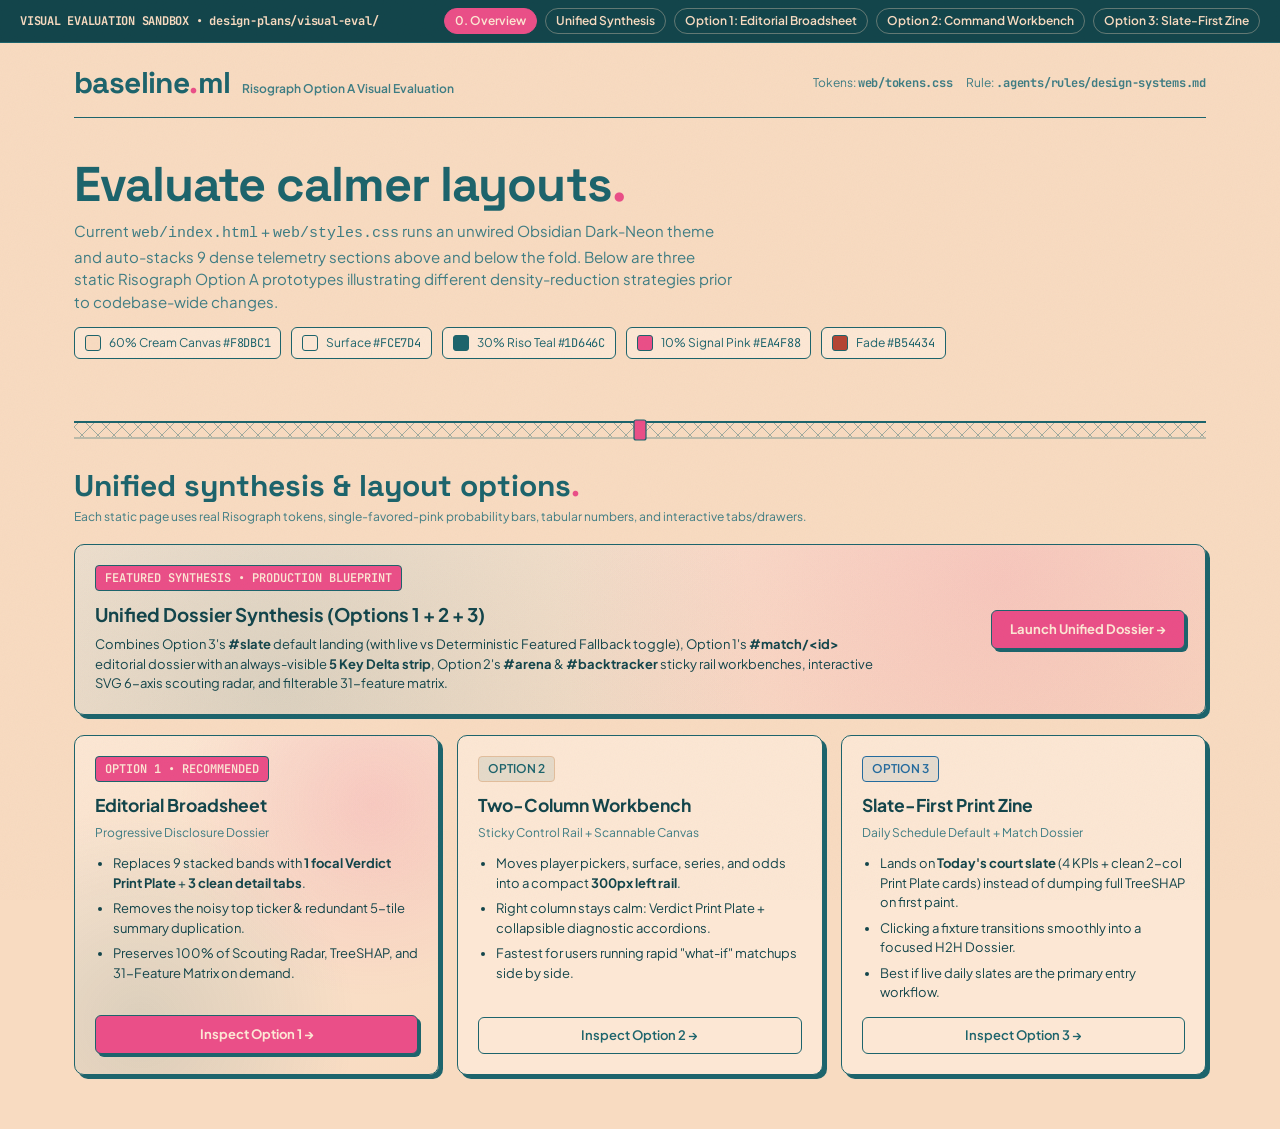
<file: design-plans/visual-eval/index.html>
<!DOCTYPE html>
<html lang="en">
<head>
  <meta charset="UTF-8">
  <meta name="viewport" content="width=device-width, initial-scale=1.0">
  <title>baseline.ml — Risograph UI Visual Evaluation Hub</title>
  <link rel="stylesheet" href="eval-risograph.css">
  <style>
    .hub-grid {
      display: grid;
      grid-template-columns: repeat(3, minmax(0, 1fr));
      gap: 18px;
      margin-top: 20px;
    }
    @media (max-width: 960px) {
      .hub-grid { grid-template-columns: 1fr; }
    }
    .option-card {
      display: flex;
      flex-direction: column;
      justify-content: space-between;
      gap: 14px;
    }
    .option-card ul {
      margin: 0;
      padding-left: 18px;
      font-size: 13px;
      color: var(--ink-deep);
    }
    .option-card li + li { margin-top: 6px; }
    .swatch-row {
      display: flex;
      flex-wrap: wrap;
      gap: 10px;
      margin-top: 14px;
    }
    .swatch {
      display: inline-flex;
      align-items: center;
      gap: 8px;
      padding: 6px 10px;
      border: 1.5px solid var(--ink-primary);
      border-radius: 6px;
      background: var(--bg-surface);
      font-size: 12px;
    }
    .swatch-dot {
      width: 16px;
      height: 16px;
      border-radius: 3px;
      border: 1px solid var(--ink-primary);
    }
  </style>
</head>
<body>
  <svg class="paper-grain-overlay" aria-hidden="true">
    <filter id="risoGrain">
      <feTurbulence type="fractalNoise" baseFrequency="0.85" numOctaves="3" stitchTiles="stitch" />
    </filter>
    <rect width="100%" height="100%" filter="url(#risoGrain)" />
  </svg>

  <div class="eval-ribbon">
    <strong>VISUAL EVALUATION SANDBOX &bull; design-plans/visual-eval/</strong>
    <nav class="eval-nav">
      <a class="eval-link is-current" href="index.html">0. Overview</a>
      <a class="eval-link" href="unified-dossier.html#slate">Unified Synthesis</a>
      <a class="eval-link" href="option-1-editorial.html">Option 1: Editorial Broadsheet</a>
      <a class="eval-link" href="option-2-workbench.html">Option 2: Command Workbench</a>
      <a class="eval-link" href="option-3-slate-first.html">Option 3: Slate-First Zine</a>
    </nav>
  </div>

  <main class="page-shell">
    <header class="riso-header">
      <div class="wordmark-lockup">
        <h1 class="wordmark">baseline<span class="focal-dot">.</span>ml</h1>
        <span class="wordmark-tag">Risograph Option A Visual Evaluation</span>
      </div>
      <div class="status-strip">
        <span>Tokens: <strong class="metric-tabular">web/tokens.css</strong></span>
        <span>Rule: <strong class="metric-tabular">.agents/rules/design-systems.md</strong></span>
      </div>
    </header>

    <section class="hero-anchor-band">
      <h2 class="hero-display-title">Evaluate calmer layouts<span class="focal-accent">.</span></h2>
      <p class="hero-lead">
        Current <code>web/index.html</code> + <code>web/styles.css</code> runs an unwired Obsidian Dark-Neon theme and auto-stacks 9 dense telemetry sections above and below the fold. Below are three static Risograph Option A prototypes illustrating different density-reduction strategies prior to codebase-wide changes.
      </p>

      <div class="swatch-row" aria-label="60/30/10 Risograph Token Budget">
        <div class="swatch"><span class="swatch-dot" style="background:var(--bg-canvas)"></span><span>60% Cream Canvas <code class="metric-tabular">#F8DBC1</code></span></div>
        <div class="swatch"><span class="swatch-dot" style="background:var(--bg-surface)"></span><span>Surface <code class="metric-tabular">#FCE7D4</code></span></div>
        <div class="swatch"><span class="swatch-dot" style="background:var(--ink-primary)"></span><span>30% Riso Teal <code class="metric-tabular">#1D646C</code></span></div>
        <div class="swatch"><span class="swatch-dot" style="background:var(--accent-signal)"></span><span>10% Signal Pink <code class="metric-tabular">#EA4F88</code></span></div>
        <div class="swatch"><span class="swatch-dot" style="background:var(--state-fade)"></span><span>Fade <code class="metric-tabular">#B54434</code></span></div>
      </div>
    </section>

    <!-- Diamond-Mesh Tennis Net Divider -->
    <svg class="net-divider" height="22" viewBox="0 0 1132 22" preserveAspectRatio="none" aria-hidden="true">
      <defs>
        <pattern id="tennisNetPattern" width="16" height="16" patternUnits="userSpaceOnUse">
          <path d="M 0 8 L 8 0 L 16 8 L 8 16 Z" fill="none" stroke="#1D646C" stroke-width="0.9" stroke-opacity="0.45" />
        </pattern>
      </defs>
      <line x1="0" y1="3" x2="1132" y2="3" stroke="#1D646C" stroke-width="2" />
      <rect x="0" y="4" width="1132" height="14" fill="url(#tennisNetPattern)" />
      <line x1="0" y1="19" x2="1132" y2="19" stroke="#1D646C" stroke-width="1" stroke-opacity="0.55" />
      <rect x="560" y="1" width="12" height="20" rx="2" fill="#EA4F88" stroke="#1D646C" stroke-width="1.2" />
    </svg>

    <section>
      <h2 class="section-display-anchor">Unified synthesis &amp; layout options<span class="focal-accent">.</span></h2>
      <p class="meta-caption">Each static page uses real Risograph tokens, single-favored-pink probability bars, tabular numbers, and interactive tabs/drawers.</p>

      <article class="riso-card print-plate" style="margin-top:18px; display:flex; flex-wrap:wrap; align-items:center; justify-content:space-between; gap:18px;">
        <div style="max-width:72ch;">
          <span class="badge badge-ev">FEATURED SYNTHESIS &bull; PRODUCTION BLUEPRINT</span>
          <h3 style="margin:10px 0 6px; font-size:1.25rem; color:var(--ink-deep);">Unified Dossier Synthesis (Options 1 + 2 + 3)</h3>
          <p class="meta-caption" style="font-size:13px; color:var(--ink-deep);">
            Combines Option 3's <strong>#slate</strong> default landing (with live vs Deterministic Featured Fallback toggle), Option 1's <strong>#match/&lt;id&gt;</strong> editorial dossier with an always-visible <strong>5 Key Delta strip</strong>, Option 2's <strong>#arena</strong> &amp; <strong>#backtracker</strong> sticky rail workbenches, interactive SVG 6-axis scouting radar, and filterable 31-feature matrix.
          </p>
        </div>
        <a class="btn-primary-signal" style="text-decoration:none; white-space:nowrap;" href="unified-dossier.html#slate">Launch Unified Dossier &rarr;</a>
      </article>

      <div class="hub-grid">
        <article class="riso-card print-plate option-card">
          <div>
            <span class="badge badge-ev">OPTION 1 &bull; RECOMMENDED</span>
            <h3 style="margin:10px 0 6px; color:var(--ink-deep);">Editorial Broadsheet</h3>
            <p class="meta-caption">Progressive Disclosure Dossier</p>
            <ul style="margin-top:12px;">
              <li>Replaces 9 stacked bands with <strong>1 focal Verdict Print Plate</strong> + <strong>3 clean detail tabs</strong>.</li>
              <li>Removes the noisy top ticker &amp; redundant 5-tile summary duplication.</li>
              <li>Preserves 100% of Scouting Radar, TreeSHAP, and 31-Feature Matrix on demand.</li>
            </ul>
          </div>
          <a class="btn-primary-signal" style="text-align:center; text-decoration:none;" href="option-1-editorial.html">Inspect Option 1 &rarr;</a>
        </article>

        <article class="riso-card option-card">
          <div>
            <span class="badge badge-neutral">OPTION 2</span>
            <h3 style="margin:10px 0 6px; color:var(--ink-deep);">Two-Column Workbench</h3>
            <p class="meta-caption">Sticky Control Rail + Scannable Canvas</p>
            <ul style="margin-top:12px;">
              <li>Moves player pickers, surface, series, and odds into a compact <strong>300px left rail</strong>.</li>
              <li>Right column stays calm: Verdict Print Plate + collapsible diagnostic accordions.</li>
              <li>Fastest for users running rapid "what-if" matchups side by side.</li>
            </ul>
          </div>
          <a class="btn-secondary-riso" style="text-align:center; text-decoration:none;" href="option-2-workbench.html">Inspect Option 2 &rarr;</a>
        </article>

        <article class="riso-card option-card">
          <div>
            <span class="badge badge-hard">OPTION 3</span>
            <h3 style="margin:10px 0 6px; color:var(--ink-deep);">Slate-First Print Zine</h3>
            <p class="meta-caption">Daily Schedule Default + Match Dossier</p>
            <ul style="margin-top:12px;">
              <li>Lands on <strong>Today's court slate</strong> (4 KPIs + clean 2-col Print Plate cards) instead of dumping full TreeSHAP on first paint.</li>
              <li>Clicking a fixture transitions smoothly into a focused H2H Dossier.</li>
              <li>Best if live daily slates are the primary entry workflow.</li>
            </ul>
          </div>
          <a class="btn-secondary-riso" style="text-align:center; text-decoration:none;" href="option-3-slate-first.html">Inspect Option 3 &rarr;</a>
        </article>
      </div>
    </section>
  </main>
</body>
</html>
</file>
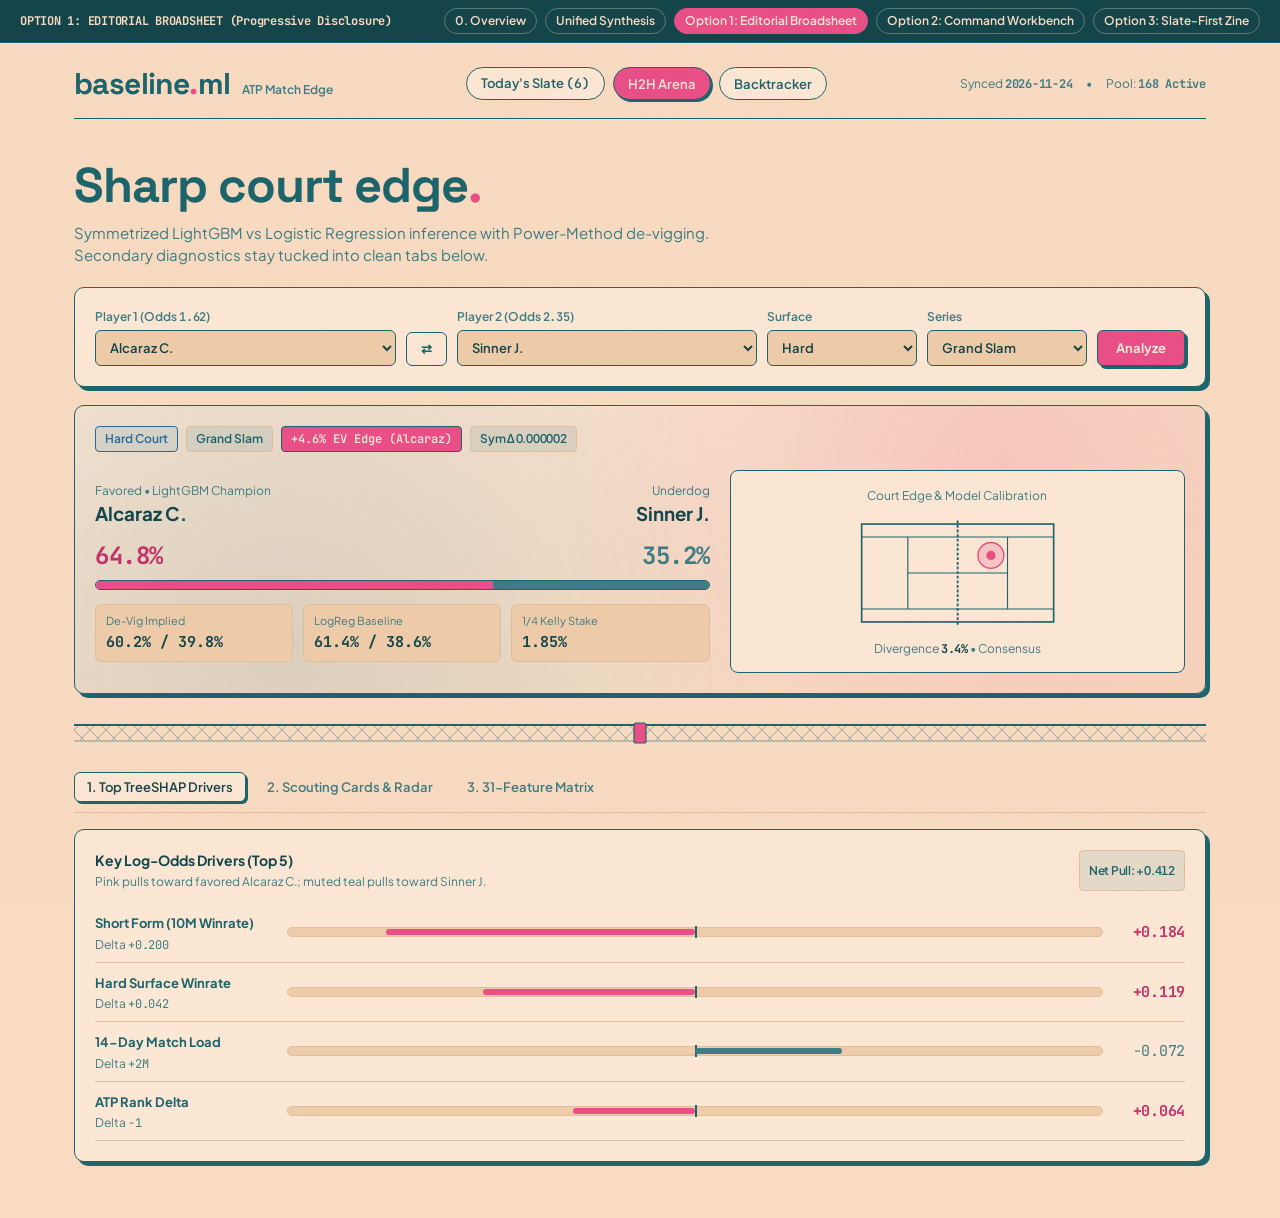
<file: design-plans/visual-eval/option-1-editorial.html>
<!DOCTYPE html>
<html lang="en">
<head>
  <meta charset="UTF-8">
  <meta name="viewport" content="width=device-width, initial-scale=1.0">
  <title>Option 1: Editorial Broadsheet — baseline.ml</title>
  <link rel="stylesheet" href="eval-risograph.css">
  <style>
    .matchup-bar {
      display: grid;
      grid-template-columns: 1fr auto 1fr 150px 160px auto;
      gap: 10px;
      align-items: end;
    }
    .field-lbl {
      display: block;
      font-size: 12px;
      font-weight: 600;
      color: var(--ink-muted);
      margin-bottom: 4px;
    }
    .verdict-grid {
      display: grid;
      grid-template-columns: 1.35fr 1fr;
      gap: 20px;
      align-items: center;
      margin-top: 18px;
    }
    .verdict-players {
      display: flex;
      justify-content: space-between;
      align-items: baseline;
      gap: 12px;
      margin-bottom: 10px;
    }
    .player-block-name {
      font-size: 1.25rem;
      font-weight: 700;
      color: var(--ink-deep);
    }
    .player-block-prob {
      font-family: var(--font-mono);
      font-variant-numeric: tabular-nums;
      font-size: 1.6rem;
      font-weight: 700;
      letter-spacing: -0.02em;
    }
    .prob-fav { color: var(--accent-text); }
    .prob-dog { color: var(--ink-muted); }
    .verdict-meta-row {
      display: flex;
      flex-wrap: wrap;
      gap: 8px;
      margin-bottom: 14px;
    }
    .kelly-strip {
      display: grid;
      grid-template-columns: repeat(3, minmax(0, 1fr));
      gap: 10px;
      margin-top: 14px;
    }
    .kelly-cell {
      background: var(--bg-recessed);
      border: 1px solid var(--border-subtle);
      border-radius: 6px;
      padding: 8px 10px;
    }
    .kelly-cell span { display: block; font-size: 11px; color: var(--ink-muted); }
    .kelly-cell strong {
      font-family: var(--font-mono);
      font-variant-numeric: tabular-nums;
      font-size: 15px;
      color: var(--ink-deep);
    }
    .court-schematic-box {
      border: 1.5px solid var(--ink-primary);
      border-radius: 8px;
      background: var(--bg-surface);
      padding: 14px;
      text-align: center;
    }
    .two-col {
      display: grid;
      grid-template-columns: repeat(2, minmax(0, 1fr));
      gap: 16px;
    }
    .stat-row-5 {
      display: grid;
      grid-template-columns: repeat(5, minmax(0, 1fr));
      gap: 6px;
      margin-top: 12px;
    }
    .stat-mini {
      background: var(--bg-recessed);
      border-radius: 6px;
      padding: 7px 6px;
      text-align: center;
    }
    .stat-mini span { display: block; font-size: 11px; color: var(--ink-muted); }
    .stat-mini strong { font-family: var(--font-mono); font-variant-numeric: tabular-nums; font-size: 13px; color: var(--ink-deep); }
    .shap-item {
      display: grid;
      grid-template-columns: 180px 1fr 70px;
      gap: 12px;
      align-items: center;
      padding: 8px 0;
      border-bottom: 1px solid var(--border-subtle);
    }
    .shap-track {
      position: relative;
      height: 10px;
      background: var(--bg-recessed);
      border-radius: 999px;
      border: 1px solid var(--border-subtle);
    }
    .shap-mid {
      position: absolute;
      left: 50%;
      top: -2px;
      bottom: -2px;
      width: 1.5px;
      background: var(--ink-primary);
    }
    .shap-bar {
      position: absolute;
      top: 1px;
      bottom: 1px;
      border-radius: 999px;
    }
    .shap-bar.p1 { right: 50%; background: var(--accent-signal); }
    .shap-bar.p2 { left: 50%; background: var(--ink-muted); }
    @media (max-width: 900px) {
      .matchup-bar, .verdict-grid, .two-col { grid-template-columns: 1fr; }
    }
  </style>
</head>
<body>
  <svg class="paper-grain-overlay" aria-hidden="true">
    <filter id="risoGrain">
      <feTurbulence type="fractalNoise" baseFrequency="0.85" numOctaves="3" stitchTiles="stitch" />
    </filter>
    <rect width="100%" height="100%" filter="url(#risoGrain)" />
  </svg>

  <div class="eval-ribbon">
    <strong>OPTION 1: EDITORIAL BROADSHEET (Progressive Disclosure)</strong>
    <nav class="eval-nav">
      <a class="eval-link" href="index.html">0. Overview</a>
      <a class="eval-link" href="unified-dossier.html#slate">Unified Synthesis</a>
      <a class="eval-link is-current" href="option-1-editorial.html">Option 1: Editorial Broadsheet</a>
      <a class="eval-link" href="option-2-workbench.html">Option 2: Command Workbench</a>
      <a class="eval-link" href="option-3-slate-first.html">Option 3: Slate-First Zine</a>
    </nav>
  </div>

  <main class="page-shell">
    <!-- Clean Single-Row Masthead -->
    <header class="riso-header">
      <div class="wordmark-lockup">
        <span class="wordmark">baseline<span class="focal-dot">.</span>ml</span>
        <span class="wordmark-tag">ATP Match Edge</span>
      </div>
      <nav class="mode-pills" aria-label="Platform Modes">
        <button class="mode-pill" type="button">Today's Slate <span class="metric-tabular">(6)</span></button>
        <button class="mode-pill is-active" type="button">H2H Arena</button>
        <button class="mode-pill" type="button">Backtracker</button>
      </nav>
      <div class="status-strip">
        <span>Synced <strong class="metric-tabular">2026-11-24</strong></span>
        <span>&bull;</span>
        <span>Pool: <strong class="metric-tabular">168 Active</strong></span>
      </div>
    </header>

    <!-- Hero Display Anchor on Flat Cream Canvas -->
    <section class="hero-anchor-band" style="padding-bottom:20px;">
      <h1 class="hero-display-title">Sharp court edge<span class="focal-accent">.</span></h1>
      <p class="hero-lead">Symmetrized LightGBM vs Logistic Regression inference with Power-Method de-vigging. Secondary diagnostics stay tucked into clean tabs below.</p>
    </section>

    <!-- Compact Single-Row Matchup Selector -->
    <section class="riso-card" aria-label="Matchup Configuration">
      <div class="matchup-bar">
        <div>
          <label class="field-lbl" for="opt1p1">Player 1 (Odds <span class="metric-tabular">1.62</span>)</label>
          <select id="opt1p1" class="riso-select">
            <option selected>Alcaraz C.</option>
            <option>Sinner J.</option>
            <option>Zverev A.</option>
          </select>
        </div>
        <button class="btn-secondary-riso" type="button" title="Swap Players">&#8644;</button>
        <div>
          <label class="field-lbl" for="opt1p2">Player 2 (Odds <span class="metric-tabular">2.35</span>)</label>
          <select id="opt1p2" class="riso-select">
            <option selected>Sinner J.</option>
            <option>Alcaraz C.</option>
            <option>Djokovic N.</option>
          </select>
        </div>
        <div>
          <label class="field-lbl" for="opt1surf">Surface</label>
          <select id="opt1surf" class="riso-select">
            <option selected>Hard</option>
            <option>Clay</option>
            <option>Grass</option>
          </select>
        </div>
        <div>
          <label class="field-lbl" for="opt1series">Series</label>
          <select id="opt1series" class="riso-select">
            <option selected>Grand Slam</option>
            <option>Masters 1000</option>
            <option>ATP500</option>
          </select>
        </div>
        <button class="btn-primary-signal" type="button">Analyze</button>
      </div>
    </section>

    <!-- Focal Print Plate Verdict Card ("One Diva Per Stage") -->
    <section class="riso-card print-plate" style="margin-top:18px;" aria-label="Matchup Verdict">
      <div class="verdict-meta-row">
        <span class="badge badge-hard">Hard Court</span>
        <span class="badge badge-neutral">Grand Slam</span>
        <span class="badge badge-ev">+4.6% EV Edge (Alcaraz)</span>
        <span class="badge badge-neutral metric-tabular">Sym &Delta; 0.000002</span>
      </div>

      <div class="verdict-grid">
        <div>
          <div class="verdict-players">
            <div>
              <div class="meta-caption">Favored &bull; LightGBM Champion</div>
              <div class="player-block-name">Alcaraz C.</div>
            </div>
            <div style="text-align:right;">
              <div class="meta-caption">Underdog</div>
              <div class="player-block-name">Sinner J.</div>
            </div>
          </div>

          <div class="verdict-players" style="margin-bottom:6px;">
            <span class="player-block-prob prob-fav">64.8%</span>
            <span class="player-block-prob prob-dog">35.2%</span>
          </div>

          <!-- Single Favored Pink Bar + Muted Teal Underdog -->
          <div class="prob-track" aria-label="Win Probability Split">
            <div class="prob-fill-favored" style="width:64.8%"></div>
            <div class="prob-fill-underdog" style="width:35.2%"></div>
          </div>

          <div class="kelly-strip">
            <div class="kelly-cell">
              <span>De-Vig Implied</span>
              <strong>60.2% / 39.8%</strong>
            </div>
            <div class="kelly-cell">
              <span>LogReg Baseline</span>
              <strong>61.4% / 38.6%</strong>
            </div>
            <div class="kelly-cell">
              <span>1/4 Kelly Stake</span>
              <strong class="inline-pink">1.85%</strong>
            </div>
          </div>
        </div>

        <!-- Tennis Court Schematic Artifact (Riso Teal Wireframe + Signal Pink Hotspot) -->
        <div class="court-schematic-box">
          <div class="meta-caption" style="margin-bottom:8px;">Court Edge &amp; Model Calibration</div>
          <svg viewBox="0 0 240 130" width="100%" height="120" role="img" aria-label="Tennis court schematic with edge hotspot">
            <rect x="16" y="12" width="208" height="106" fill="none" stroke="#1D646C" stroke-width="1.8" />
            <line x1="16" y1="26" x2="224" y2="26" stroke="#1D646C" stroke-width="1.2" />
            <line x1="16" y1="104" x2="224" y2="104" stroke="#1D646C" stroke-width="1.2" />
            <line x1="66" y1="26" x2="66" y2="104" stroke="#1D646C" stroke-width="1.2" />
            <line x1="174" y1="26" x2="174" y2="104" stroke="#1D646C" stroke-width="1.2" />
            <line x1="66" y1="65" x2="174" y2="65" stroke="#1D646C" stroke-width="1.2" />
            <line x1="120" y1="8" x2="120" y2="122" stroke="#1D646C" stroke-width="2" stroke-dasharray="3 2" />
            <!-- Shot-bounce hotspot in Signal Pink -->
            <circle cx="156" cy="46" r="14" fill="rgba(234,79,136,0.22)" stroke="#EA4F88" stroke-width="1.5" />
            <circle cx="156" cy="46" r="5" fill="#EA4F88" />
          </svg>
          <div class="meta-caption">Divergence <strong class="metric-tabular" style="color:var(--ink-deep);">3.4%</strong> &bull; Consensus</div>
        </div>
      </div>
    </section>

    <!-- Diamond-Mesh Tennis Net Divider -->
    <svg class="net-divider" height="22" viewBox="0 0 1132 22" preserveAspectRatio="none" aria-hidden="true">
      <defs>
        <pattern id="tennisNetPattern1" width="16" height="16" patternUnits="userSpaceOnUse">
          <path d="M 0 8 L 8 0 L 16 8 L 8 16 Z" fill="none" stroke="#1D646C" stroke-width="0.9" stroke-opacity="0.45" />
        </pattern>
      </defs>
      <line x1="0" y1="3" x2="1132" y2="3" stroke="#1D646C" stroke-width="2" />
      <rect x="0" y="4" width="1132" height="14" fill="url(#tennisNetPattern1)" />
      <line x1="0" y1="19" x2="1132" y2="19" stroke="#1D646C" stroke-width="1" stroke-opacity="0.55" />
      <rect x="560" y="1" width="12" height="20" rx="2" fill="#EA4F88" stroke="#1D646C" stroke-width="1.2" />
    </svg>

    <!-- Progressive Disclosure Tabs (Eliminates 9-band vertical wall) -->
    <section aria-label="Detailed Diagnostics">
      <div class="subtab-bar" role="tablist">
        <button class="subtab-btn is-active" type="button" data-tab="drivers">1. Top TreeSHAP Drivers</button>
        <button class="subtab-btn" type="button" data-tab="scouting">2. Scouting Cards &amp; Radar</button>
        <button class="subtab-btn" type="button" data-tab="matrix">3. 31-Feature Matrix</button>
      </div>

      <!-- Tab 1: TreeSHAP Drivers + Key Deltas (Default Calm View) -->
      <div id="tab-drivers" class="riso-card">
        <div style="display:flex; justify-content:space-between; flex-wrap:wrap; gap:8px; margin-bottom:12px;">
          <div>
            <h3 class="card-title-sm">Key Log-Odds Drivers (Top 5)</h3>
            <p class="meta-caption">Pink pulls toward favored Alcaraz C.; muted teal pulls toward Sinner J.</p>
          </div>
          <span class="badge badge-neutral metric-tabular">Net Pull: +0.412</span>
        </div>

        <div class="shap-item">
          <div><strong style="font-size:13px;">Short Form (10M Winrate)</strong><div class="meta-caption">Delta <span class="metric-tabular">+0.200</span></div></div>
          <div class="shap-track"><span class="shap-mid"></span><div class="shap-bar p1" style="width:38%"></div></div>
          <div class="metric-tabular inline-pink" style="text-align:right;">+0.184</div>
        </div>
        <div class="shap-item">
          <div><strong style="font-size:13px;">Hard Surface Winrate</strong><div class="meta-caption">Delta <span class="metric-tabular">+0.042</span></div></div>
          <div class="shap-track"><span class="shap-mid"></span><div class="shap-bar p1" style="width:26%"></div></div>
          <div class="metric-tabular inline-pink" style="text-align:right;">+0.119</div>
        </div>
        <div class="shap-item">
          <div><strong style="font-size:13px;">14-Day Match Load</strong><div class="meta-caption">Delta <span class="metric-tabular">+2M</span></div></div>
          <div class="shap-track"><span class="shap-mid"></span><div class="shap-bar p2" style="width:18%"></div></div>
          <div class="metric-tabular" style="text-align:right; color:var(--ink-muted);">-0.072</div>
        </div>
        <div class="shap-item">
          <div><strong style="font-size:13px;">ATP Rank Delta</strong><div class="meta-caption">Delta <span class="metric-tabular">-1</span></div></div>
          <div class="shap-track"><span class="shap-mid"></span><div class="shap-bar p1" style="width:15%"></div></div>
          <div class="metric-tabular inline-pink" style="text-align:right;">+0.064</div>
        </div>
      </div>

      <!-- Tab 2: Scouting Cards & 6-Axis Radar -->
      <div id="tab-scouting" class="is-hidden">
        <div class="two-col">
          <article class="riso-card">
            <div style="display:flex; justify-content:space-between; align-items:center;">
              <div>
                <h3 class="card-title-sm" style="font-size:16px;">Alcaraz C.</h3>
                <p class="meta-caption">Rank <strong class="metric-tabular">#1</strong> &bull; <strong class="metric-tabular">11,450</strong> pts</p>
              </div>
              <div class="riso-well" style="text-align:center; padding:6px 12px;">
                <strong class="metric-tabular" style="font-size:22px; color:var(--accent-text);">94</strong>
                <div style="font-size:10px; color:var(--ink-muted);">OVR</div>
              </div>
            </div>
            <div class="stat-row-5">
              <div class="stat-mini"><span>Surf WR</span><strong>82.4%</strong></div>
              <div class="stat-mini"><span>10M</span><strong>90.0%</strong></div>
              <div class="stat-mini"><span>Career</span><strong>80.1%</strong></div>
              <div class="stat-mini"><span>Rest</span><strong>6d</strong></div>
              <div class="stat-mini"><span>14d</span><strong>4M</strong></div>
            </div>
          </article>

          <article class="riso-card">
            <div style="display:flex; justify-content:space-between; align-items:center;">
              <div>
                <h3 class="card-title-sm" style="font-size:16px;">Sinner J.</h3>
                <p class="meta-caption">Rank <strong class="metric-tabular">#2</strong> &bull; <strong class="metric-tabular">10,920</strong> pts</p>
              </div>
              <div class="riso-well" style="text-align:center; padding:6px 12px;">
                <strong class="metric-tabular" style="font-size:22px; color:var(--ink-deep);">92</strong>
                <div style="font-size:10px; color:var(--ink-muted);">OVR</div>
              </div>
            </div>
            <div class="stat-row-5">
              <div class="stat-mini"><span>Surf WR</span><strong>78.2%</strong></div>
              <div class="stat-mini"><span>10M</span><strong>70.0%</strong></div>
              <div class="stat-mini"><span>Career</span><strong>77.5%</strong></div>
              <div class="stat-mini"><span>Rest</span><strong>8d</strong></div>
              <div class="stat-mini"><span>14d</span><strong>2M</strong></div>
            </div>
          </article>
        </div>
      </div>

      <!-- Tab 3: 31-Feature Matrix -->
      <div id="tab-matrix" class="riso-card is-hidden">
        <h3 class="card-title-sm" style="margin-bottom:10px;">31-Feature Predictor Vector (Excerpt)</h3>
        <table class="riso-table">
          <thead>
            <tr>
              <th>#</th>
              <th>Predictor</th>
              <th>Category</th>
              <th class="num">Delta</th>
              <th class="num">TreeSHAP</th>
              <th class="num">LR Coef</th>
            </tr>
          </thead>
          <tbody>
            <tr>
              <td class="num">1</td>
              <td><strong>short_winrate_diff</strong></td>
              <td>Short Form (10M)</td>
              <td class="num">+0.2000</td>
              <td class="num inline-pink">+0.18420</td>
              <td class="num">+0.3120</td>
            </tr>
            <tr>
              <td class="num">2</td>
              <td><strong>surface_winrate_diff</strong></td>
              <td>Context &amp; Fatigue</td>
              <td class="num">+0.0420</td>
              <td class="num inline-pink">+0.11910</td>
              <td class="num">+0.2415</td>
            </tr>
            <tr>
              <td class="num">3</td>
              <td><strong>matches_14d_diff</strong></td>
              <td>Context &amp; Fatigue</td>
              <td class="num">+2</td>
              <td class="num" style="color:var(--ink-muted);">-0.07210</td>
              <td class="num">-0.0840</td>
            </tr>
          </tbody>
        </table>
      </div>
    </section>
  </main>

  <script>
    document.querySelectorAll('.subtab-btn').forEach((btn) => {
      btn.addEventListener('click', () => {
        document.querySelectorAll('.subtab-btn').forEach((b) => b.classList.remove('is-active'));
        btn.classList.add('is-active');
        const target = btn.getAttribute('data-tab');
        ['drivers', 'scouting', 'matrix'].forEach((id) => {
          document.getElementById('tab-' + id).classList.toggle('is-hidden', id !== target);
        });
      });
    });
  </script>
</body>
</html>
</file>
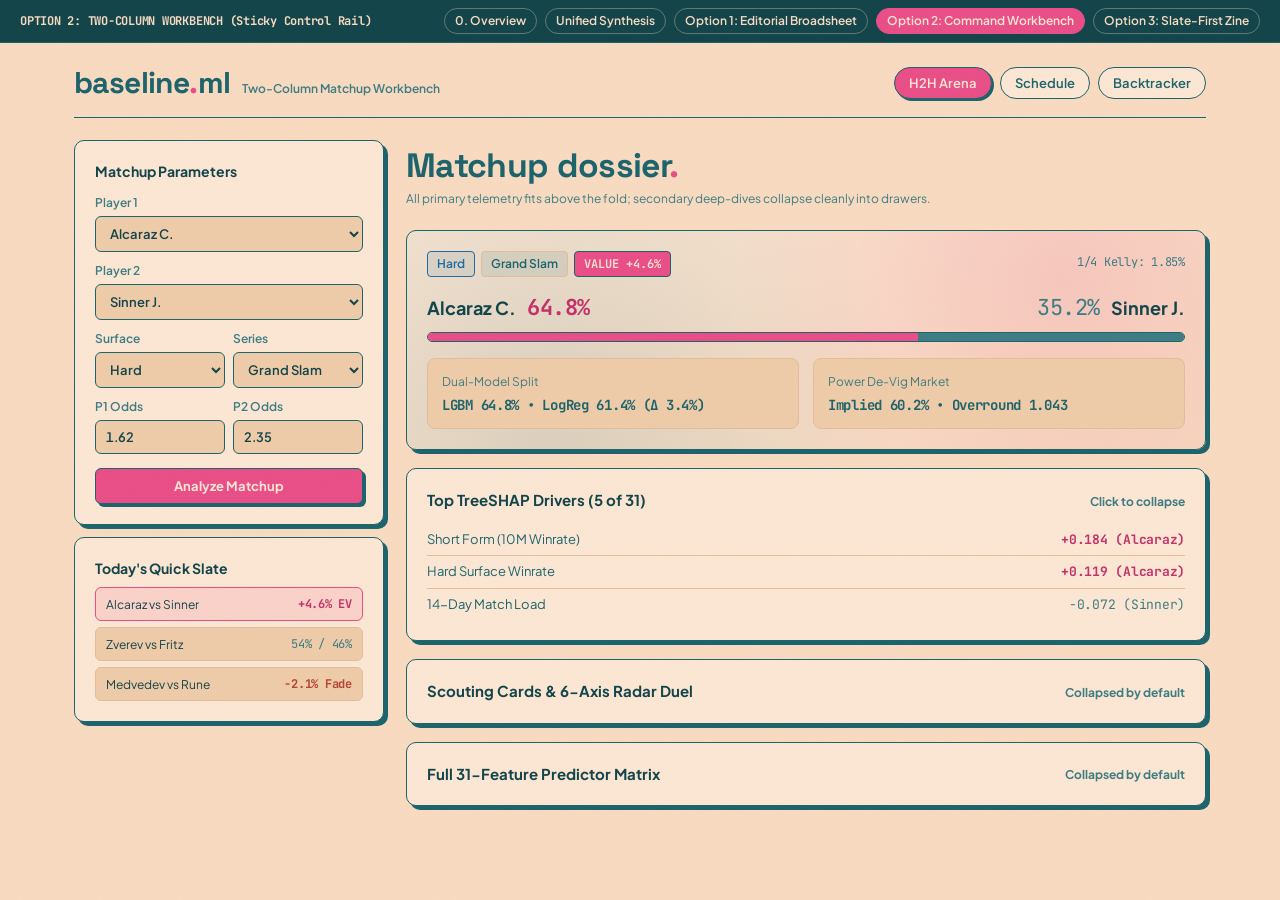
<file: design-plans/visual-eval/option-2-workbench.html>
<!DOCTYPE html>
<html lang="en">
<head>
  <meta charset="UTF-8">
  <meta name="viewport" content="width=device-width, initial-scale=1.0">
  <title>Option 2: Command Workbench — baseline.ml</title>
  <link rel="stylesheet" href="eval-risograph.css">
  <style>
    .workbench-grid {
      display: grid;
      grid-template-columns: 310px 1fr;
      gap: 22px;
      align-items: start;
      margin-top: 22px;
    }
    .rail-stack {
      display: flex;
      flex-direction: column;
      gap: 12px;
      position: sticky;
      top: 16px;
    }
    .canvas-stack {
      display: flex;
      flex-direction: column;
      gap: 18px;
    }
    .field-lbl {
      display: block;
      font-size: 12px;
      font-weight: 600;
      color: var(--ink-muted);
      margin-bottom: 4px;
    }
    .dual-model-strip {
      display: grid;
      grid-template-columns: repeat(2, minmax(0, 1fr));
      gap: 14px;
    }
    details.riso-card summary {
      cursor: pointer;
      list-style: none;
      display: flex;
      justify-content: space-between;
      align-items: center;
      font-weight: 700;
      color: var(--ink-deep);
    }
    details.riso-card summary::-webkit-details-marker { display: none; }
    .slate-mini-item {
      width: 100%;
      text-align: left;
      background: var(--bg-recessed);
      border: 1px solid var(--border-subtle);
      border-radius: 6px;
      padding: 8px 10px;
      cursor: pointer;
      font-family: var(--font-sans);
      font-size: 12px;
      color: var(--ink-deep);
      display: flex;
      justify-content: space-between;
      align-items: center;
    }
    .slate-mini-item.is-selected {
      border-color: var(--accent-signal);
      background: var(--accent-wash);
    }
    @media (max-width: 920px) {
      .workbench-grid, .dual-model-strip { grid-template-columns: 1fr; }
      .rail-stack { position: static; }
    }
  </style>
</head>
<body>
  <svg class="paper-grain-overlay" aria-hidden="true">
    <filter id="risoGrain">
      <feTurbulence type="fractalNoise" baseFrequency="0.85" numOctaves="3" stitchTiles="stitch" />
    </filter>
    <rect width="100%" height="100%" filter="url(#risoGrain)" />
  </svg>

  <div class="eval-ribbon">
    <strong>OPTION 2: TWO-COLUMN WORKBENCH (Sticky Control Rail)</strong>
    <nav class="eval-nav">
      <a class="eval-link" href="index.html">0. Overview</a>
      <a class="eval-link" href="unified-dossier.html#slate">Unified Synthesis</a>
      <a class="eval-link" href="option-1-editorial.html">Option 1: Editorial Broadsheet</a>
      <a class="eval-link is-current" href="option-2-workbench.html">Option 2: Command Workbench</a>
      <a class="eval-link" href="option-3-slate-first.html">Option 3: Slate-First Zine</a>
    </nav>
  </div>

  <main class="page-shell">
    <header class="riso-header">
      <div class="wordmark-lockup">
        <span class="wordmark">baseline<span class="focal-dot">.</span>ml</span>
        <span class="wordmark-tag">Two-Column Matchup Workbench</span>
      </div>
      <nav class="mode-pills">
        <button class="mode-pill is-active" type="button">H2H Arena</button>
        <button class="mode-pill" type="button">Schedule</button>
        <button class="mode-pill" type="button">Backtracker</button>
      </nav>
    </header>

    <div class="workbench-grid">
      <!-- Left Sticky Control Rail -->
      <aside class="rail-stack">
        <section class="riso-card">
          <h2 class="card-title-sm" style="margin-bottom:12px;">Matchup Parameters</h2>
          <div style="display:flex; flex-direction:column; gap:10px;">
            <div>
              <label class="field-lbl" for="wbP1">Player 1</label>
              <select id="wbP1" class="riso-select"><option selected>Alcaraz C.</option><option>Sinner J.</option></select>
            </div>
            <div>
              <label class="field-lbl" for="wbP2">Player 2</label>
              <select id="wbP2" class="riso-select"><option selected>Sinner J.</option><option>Alcaraz C.</option></select>
            </div>
            <div style="display:grid; grid-template-columns:1fr 1fr; gap:8px;">
              <div>
                <label class="field-lbl" for="wbSurf">Surface</label>
                <select id="wbSurf" class="riso-select"><option>Hard</option><option>Clay</option></select>
              </div>
              <div>
                <label class="field-lbl" for="wbSer">Series</label>
                <select id="wbSer" class="riso-select"><option>Grand Slam</option><option>ATP500</option></select>
              </div>
            </div>
            <div style="display:grid; grid-template-columns:1fr 1fr; gap:8px;">
              <div>
                <label class="field-lbl" for="wbO1">P1 Odds</label>
                <input id="wbO1" class="riso-input metric-tabular" value="1.62">
              </div>
              <div>
                <label class="field-lbl" for="wbO2">P2 Odds</label>
                <input id="wbO2" class="riso-input metric-tabular" value="2.35">
              </div>
            </div>
            <button class="btn-primary-signal" type="button" style="width:100%; margin-top:4px;">Analyze Matchup</button>
          </div>
        </section>

        <section class="riso-card">
          <h2 class="card-title-sm" style="margin-bottom:8px;">Today's Quick Slate</h2>
          <div style="display:flex; flex-direction:column; gap:6px;">
            <button class="slate-mini-item is-selected" type="button">
              <span>Alcaraz vs Sinner</span>
              <span class="metric-tabular inline-pink">+4.6% EV</span>
            </button>
            <button class="slate-mini-item" type="button">
              <span>Zverev vs Fritz</span>
              <span class="metric-tabular" style="color:var(--ink-muted);">54% / 46%</span>
            </button>
            <button class="slate-mini-item" type="button">
              <span>Medvedev vs Rune</span>
              <span class="metric-tabular inline-fade">-2.1% Fade</span>
            </button>
          </div>
        </section>
      </aside>

      <!-- Right Calm Diagnostic Canvas -->
      <section class="canvas-stack">
        <div style="padding: 8px 0 4px;">
          <h1 class="hero-display-title" style="font-size:2.25rem; margin-bottom:6px;">Matchup dossier<span class="focal-accent">.</span></h1>
          <p class="meta-caption">All primary telemetry fits above the fold; secondary deep-dives collapse cleanly into drawers.</p>
        </div>

        <article class="riso-card print-plate">
          <div style="display:flex; justify-content:space-between; flex-wrap:wrap; gap:8px; margin-bottom:14px;">
            <div style="display:flex; gap:6px; flex-wrap:wrap;">
              <span class="badge badge-hard">Hard</span>
              <span class="badge badge-neutral">Grand Slam</span>
              <span class="badge badge-ev">VALUE +4.6%</span>
            </div>
            <span class="meta-caption metric-tabular">1/4 Kelly: 1.85%</span>
          </div>

          <div style="display:flex; justify-content:space-between; align-items:baseline; margin-bottom:8px;">
            <div>
              <strong style="font-size:18px; color:var(--ink-deep);">Alcaraz C.</strong>
              <span class="metric-tabular inline-pink" style="font-size:22px; margin-left:8px;">64.8%</span>
            </div>
            <div>
              <span class="metric-tabular" style="font-size:22px; color:var(--ink-muted); margin-right:8px;">35.2%</span>
              <strong style="font-size:18px; color:var(--ink-deep);">Sinner J.</strong>
            </div>
          </div>

          <div class="prob-track">
            <div class="prob-fill-favored" style="width:64.8%"></div>
            <div class="prob-fill-underdog" style="width:35.2%"></div>
          </div>

          <div class="dual-model-strip" style="margin-top:16px;">
            <div class="riso-well">
              <div class="meta-caption">Dual-Model Split</div>
              <div class="metric-tabular" style="font-size:14px; font-weight:700; margin-top:4px;">
                LGBM 64.8% &bull; LogReg 61.4% (&Delta; 3.4%)
              </div>
            </div>
            <div class="riso-well">
              <div class="meta-caption">Power De-Vig Market</div>
              <div class="metric-tabular" style="font-size:14px; font-weight:700; margin-top:4px;">
                Implied 60.2% &bull; Overround 1.043
              </div>
            </div>
          </div>
        </article>

        <!-- Collapsible Secondary Drawers -->
        <details class="riso-card" open>
          <summary>
            <span>Top TreeSHAP Drivers (5 of 31)</span>
            <span class="meta-caption">Click to collapse</span>
          </summary>
          <div style="margin-top:12px; font-size:13px;">
            <div style="display:flex; justify-content:space-between; padding:6px 0; border-bottom:1px solid var(--border-subtle);">
              <span>Short Form (10M Winrate)</span>
              <span class="metric-tabular inline-pink">+0.184 (Alcaraz)</span>
            </div>
            <div style="display:flex; justify-content:space-between; padding:6px 0; border-bottom:1px solid var(--border-subtle);">
              <span>Hard Surface Winrate</span>
              <span class="metric-tabular inline-pink">+0.119 (Alcaraz)</span>
            </div>
            <div style="display:flex; justify-content:space-between; padding:6px 0;">
              <span>14-Day Match Load</span>
              <span class="metric-tabular" style="color:var(--ink-muted);">-0.072 (Sinner)</span>
            </div>
          </div>
        </details>

        <details class="riso-card">
          <summary>
            <span>Scouting Cards &amp; 6-Axis Radar Duel</span>
            <span class="meta-caption">Collapsed by default</span>
          </summary>
          <p class="meta-caption" style="margin-top:10px;">Expands on click to reveal side-by-side OVR cards and 6-axis scouting polygon.</p>
        </details>

        <details class="riso-card">
          <summary>
            <span>Full 31-Feature Predictor Matrix</span>
            <span class="meta-caption">Collapsed by default</span>
          </summary>
          <p class="meta-caption" style="margin-top:10px;">Expands on click to reveal filterable 31-feature LightGBM vs Logistic Regression table.</p>
        </details>
      </section>
    </div>
  </main>
</body>
</html>
</file>
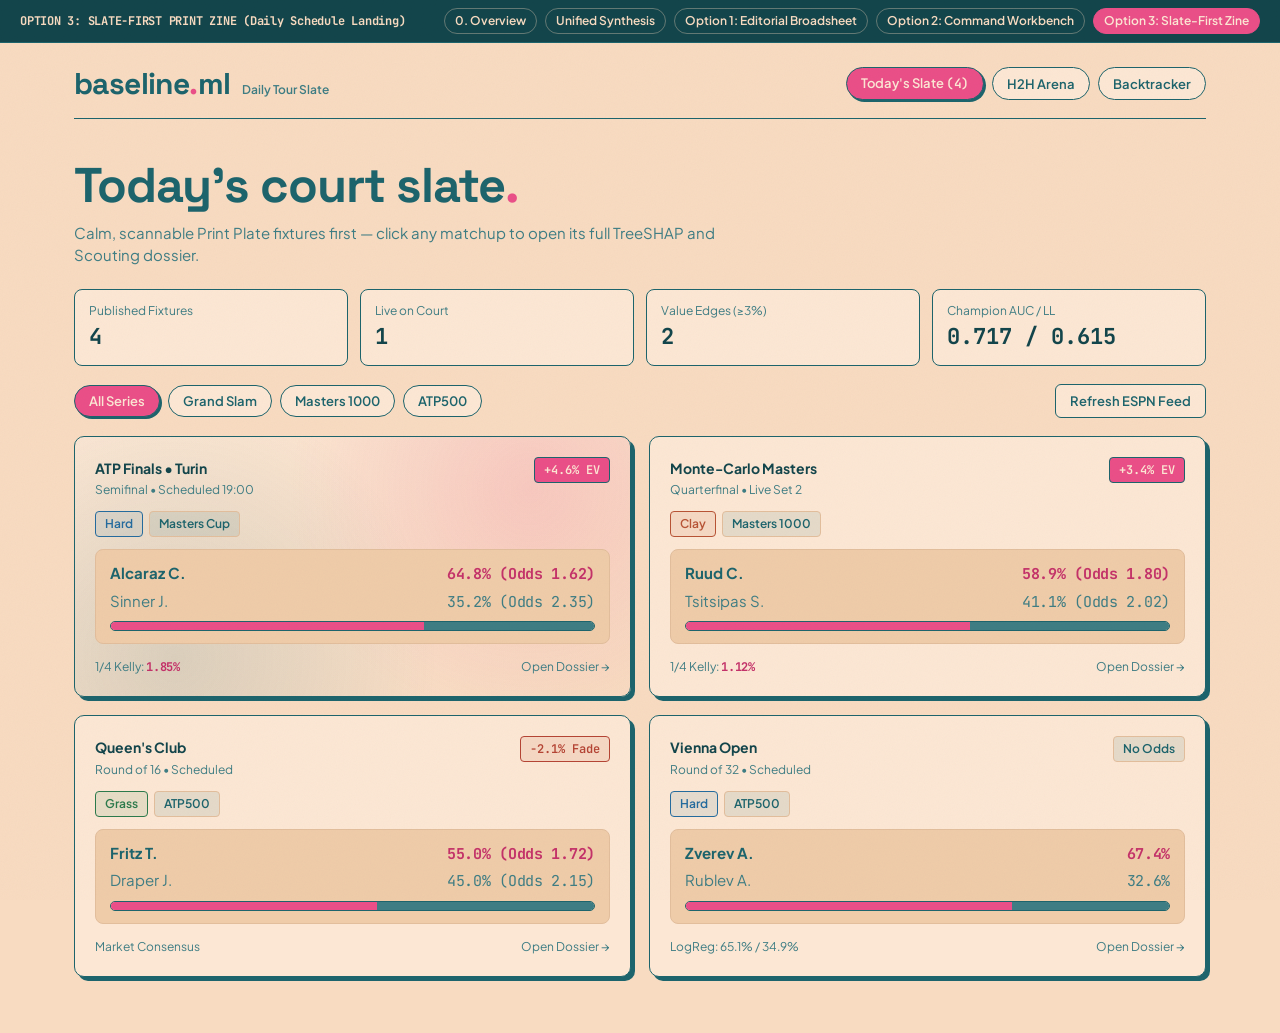
<file: design-plans/visual-eval/option-3-slate-first.html>
<!DOCTYPE html>
<html lang="en">
<head>
  <meta charset="UTF-8">
  <meta name="viewport" content="width=device-width, initial-scale=1.0">
  <title>Option 3: Slate-First Print Zine — baseline.ml</title>
  <link rel="stylesheet" href="eval-risograph.css">
  <style>
    .kpi-strip {
      display: grid;
      grid-template-columns: repeat(4, minmax(0, 1fr));
      gap: 12px;
      margin-bottom: 18px;
    }
    .kpi-box {
      background: var(--bg-surface);
      border: 1.5px solid var(--ink-primary);
      border-radius: 8px;
      padding: 12px 14px;
    }
    .kpi-box span { display: block; font-size: 12px; color: var(--ink-muted); }
    .kpi-box strong {
      font-family: var(--font-mono);
      font-variant-numeric: tabular-nums;
      font-size: 22px;
      color: var(--ink-deep);
    }
    .filter-toolbar {
      display: flex;
      flex-wrap: wrap;
      justify-content: space-between;
      align-items: center;
      gap: 12px;
      margin-bottom: 18px;
    }
    .slate-grid {
      display: grid;
      grid-template-columns: repeat(2, minmax(0, 1fr));
      gap: 18px;
    }
    .fixture-card {
      display: flex;
      flex-direction: column;
      gap: 12px;
      cursor: pointer;
      transition: transform 0.12s ease;
    }
    .fixture-card:hover {
      transform: translate(-1px, -1px);
    }
    .fixture-row {
      display: flex;
      justify-content: space-between;
      align-items: baseline;
      gap: 8px;
    }
    @media (max-width: 820px) {
      .kpi-strip { grid-template-columns: repeat(2, minmax(0, 1fr)); }
      .slate-grid { grid-template-columns: 1fr; }
    }
  </style>
</head>
<body>
  <svg class="paper-grain-overlay" aria-hidden="true">
    <filter id="risoGrain">
      <feTurbulence type="fractalNoise" baseFrequency="0.85" numOctaves="3" stitchTiles="stitch" />
    </filter>
    <rect width="100%" height="100%" filter="url(#risoGrain)" />
  </svg>

  <div class="eval-ribbon">
    <strong>OPTION 3: SLATE-FIRST PRINT ZINE (Daily Schedule Landing)</strong>
    <nav class="eval-nav">
      <a class="eval-link" href="index.html">0. Overview</a>
      <a class="eval-link" href="unified-dossier.html#slate">Unified Synthesis</a>
      <a class="eval-link" href="option-1-editorial.html">Option 1: Editorial Broadsheet</a>
      <a class="eval-link" href="option-2-workbench.html">Option 2: Command Workbench</a>
      <a class="eval-link is-current" href="option-3-slate-first.html">Option 3: Slate-First Zine</a>
    </nav>
  </div>

  <main class="page-shell">
    <header class="riso-header">
      <div class="wordmark-lockup">
        <span class="wordmark">baseline<span class="focal-dot">.</span>ml</span>
        <span class="wordmark-tag">Daily Tour Slate</span>
      </div>
      <nav class="mode-pills">
        <button class="mode-pill is-active" type="button">Today's Slate <span class="metric-tabular">(4)</span></button>
        <button class="mode-pill" type="button">H2H Arena</button>
        <button class="mode-pill" type="button">Backtracker</button>
      </nav>
    </header>

    <section class="hero-anchor-band" style="padding-bottom:22px;">
      <h1 class="hero-display-title">Today's court slate<span class="focal-accent">.</span></h1>
      <p class="hero-lead">Calm, scannable Print Plate fixtures first — click any matchup to open its full TreeSHAP and Scouting dossier.</p>
    </section>

    <section class="kpi-strip" aria-label="Slate Summary">
      <div class="kpi-box"><span>Published Fixtures</span><strong>4</strong></div>
      <div class="kpi-box"><span>Live on Court</span><strong>1</strong></div>
      <div class="kpi-box"><span>Value Edges (&ge;3%)</span><strong class="inline-pink">2</strong></div>
      <div class="kpi-box"><span>Champion AUC / LL</span><strong>0.717 / 0.615</strong></div>
    </section>

    <div class="filter-toolbar">
      <div class="mode-pills">
        <button class="mode-pill is-active" type="button">All Series</button>
        <button class="mode-pill" type="button">Grand Slam</button>
        <button class="mode-pill" type="button">Masters 1000</button>
        <button class="mode-pill" type="button">ATP500</button>
      </div>
      <button class="btn-secondary-riso" type="button">Refresh ESPN Feed</button>
    </div>

    <section class="slate-grid" aria-label="Fixture Cards">
      <article class="riso-card print-plate fixture-card">
        <div class="fixture-row">
          <div>
            <strong class="card-title-sm">ATP Finals &bull; Turin</strong>
            <div class="meta-caption">Semifinal &bull; Scheduled 19:00</div>
          </div>
          <span class="badge badge-ev">+4.6% EV</span>
        </div>
        <div style="display:flex; gap:6px;">
          <span class="badge badge-hard">Hard</span>
          <span class="badge badge-neutral">Masters Cup</span>
        </div>
        <div class="riso-well">
          <div class="fixture-row">
            <strong>Alcaraz C.</strong>
            <span class="metric-tabular inline-pink" style="font-weight:700;">64.8% (Odds 1.62)</span>
          </div>
          <div class="fixture-row" style="margin-top:4px;">
            <span style="color:var(--ink-muted);">Sinner J.</span>
            <span class="metric-tabular" style="color:var(--ink-muted);">35.2% (Odds 2.35)</span>
          </div>
          <div class="prob-track" style="margin-top:8px;">
            <div class="prob-fill-favored" style="width:64.8%"></div>
            <div class="prob-fill-underdog" style="width:35.2%"></div>
          </div>
        </div>
        <div class="fixture-row meta-caption">
          <span>1/4 Kelly: <strong class="metric-tabular inline-pink">1.85%</strong></span>
          <span>Open Dossier &rarr;</span>
        </div>
      </article>

      <article class="riso-card fixture-card">
        <div class="fixture-row">
          <div>
            <strong class="card-title-sm">Monte-Carlo Masters</strong>
            <div class="meta-caption">Quarterfinal &bull; Live Set 2</div>
          </div>
          <span class="badge badge-ev">+3.4% EV</span>
        </div>
        <div style="display:flex; gap:6px;">
          <span class="badge badge-clay">Clay</span>
          <span class="badge badge-neutral">Masters 1000</span>
        </div>
        <div class="riso-well">
          <div class="fixture-row">
            <strong>Ruud C.</strong>
            <span class="metric-tabular inline-pink" style="font-weight:700;">58.9% (Odds 1.80)</span>
          </div>
          <div class="fixture-row" style="margin-top:4px;">
            <span style="color:var(--ink-muted);">Tsitsipas S.</span>
            <span class="metric-tabular" style="color:var(--ink-muted);">41.1% (Odds 2.02)</span>
          </div>
          <div class="prob-track" style="margin-top:8px;">
            <div class="prob-fill-favored" style="width:58.9%"></div>
            <div class="prob-fill-underdog" style="width:41.1%"></div>
          </div>
        </div>
        <div class="fixture-row meta-caption">
          <span>1/4 Kelly: <strong class="metric-tabular inline-pink">1.12%</strong></span>
          <span>Open Dossier &rarr;</span>
        </div>
      </article>

      <article class="riso-card fixture-card">
        <div class="fixture-row">
          <div>
            <strong class="card-title-sm">Queen's Club</strong>
            <div class="meta-caption">Round of 16 &bull; Scheduled</div>
          </div>
          <span class="badge badge-fade">-2.1% Fade</span>
        </div>
        <div style="display:flex; gap:6px;">
          <span class="badge badge-grass">Grass</span>
          <span class="badge badge-neutral">ATP500</span>
        </div>
        <div class="riso-well">
          <div class="fixture-row">
            <strong>Fritz T.</strong>
            <span class="metric-tabular inline-pink" style="font-weight:700;">55.0% (Odds 1.72)</span>
          </div>
          <div class="fixture-row" style="margin-top:4px;">
            <span style="color:var(--ink-muted);">Draper J.</span>
            <span class="metric-tabular" style="color:var(--ink-muted);">45.0% (Odds 2.15)</span>
          </div>
          <div class="prob-track" style="margin-top:8px;">
            <div class="prob-fill-favored" style="width:55.0%"></div>
            <div class="prob-fill-underdog" style="width:45.0%"></div>
          </div>
        </div>
        <div class="fixture-row meta-caption">
          <span>Market Consensus</span>
          <span>Open Dossier &rarr;</span>
        </div>
      </article>

      <article class="riso-card fixture-card">
        <div class="fixture-row">
          <div>
            <strong class="card-title-sm">Vienna Open</strong>
            <div class="meta-caption">Round of 32 &bull; Scheduled</div>
          </div>
          <span class="badge badge-neutral">No Odds</span>
        </div>
        <div style="display:flex; gap:6px;">
          <span class="badge badge-hard">Hard</span>
          <span class="badge badge-neutral">ATP500</span>
        </div>
        <div class="riso-well">
          <div class="fixture-row">
            <strong>Zverev A.</strong>
            <span class="metric-tabular inline-pink" style="font-weight:700;">67.4%</span>
          </div>
          <div class="fixture-row" style="margin-top:4px;">
            <span style="color:var(--ink-muted);">Rublev A.</span>
            <span class="metric-tabular" style="color:var(--ink-muted);">32.6%</span>
          </div>
          <div class="prob-track" style="margin-top:8px;">
            <div class="prob-fill-favored" style="width:67.4%"></div>
            <div class="prob-fill-underdog" style="width:32.6%"></div>
          </div>
        </div>
        <div class="fixture-row meta-caption">
          <span>LogReg: 65.1% / 34.9%</span>
          <span>Open Dossier &rarr;</span>
        </div>
      </article>
    </section>
  </main>
</body>
</html>
</file>
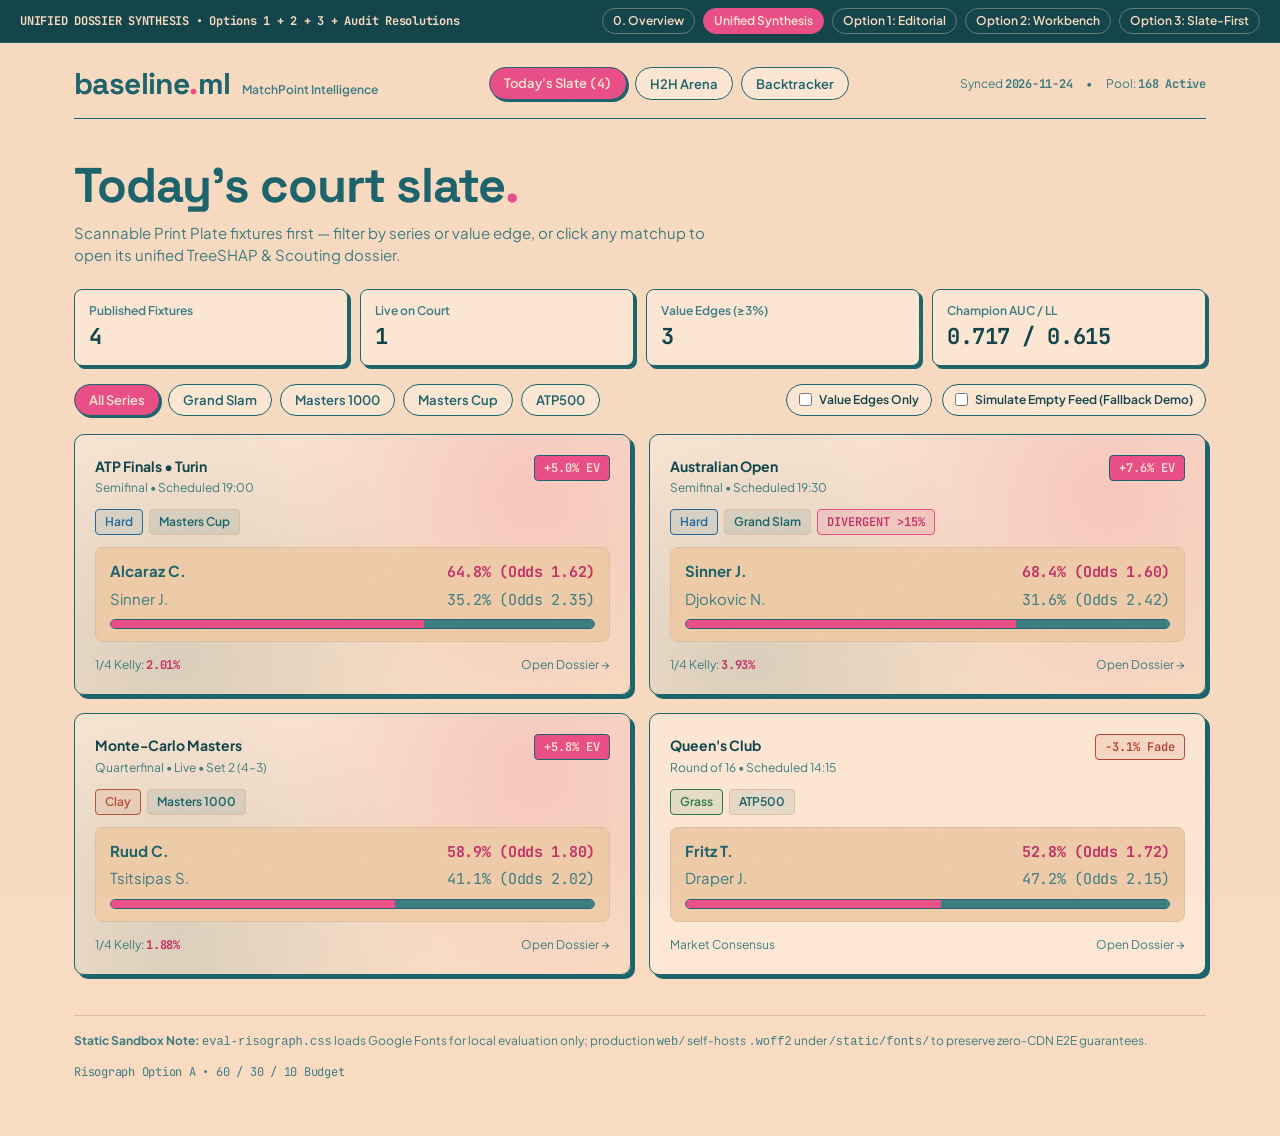
<file: design-plans/visual-eval/unified-dossier.html>
<!DOCTYPE html>
<html lang="en">
<head>
  <meta charset="UTF-8">
  <meta name="viewport" content="width=device-width, initial-scale=1.0">
  <title>Unified Dossier Synthesis — baseline.ml</title>
  <link rel="stylesheet" href="eval-risograph.css">
  <style>
    /* Unified Dossier Synthesis — Page-Specific Layout Styles
       Strict 60% Cream Paper / 30% Riso Teal / <=10% Fluorescent Pink */

    .kpi-strip {
      display: grid;
      grid-template-columns: repeat(4, minmax(0, 1fr));
      gap: 12px;
      margin-bottom: 18px;
    }
    .kpi-box {
      background: var(--bg-surface);
      border: 1.5px solid var(--ink-primary);
      border-radius: 8px;
      box-shadow: 3px 3px 0px var(--ink-primary);
      padding: 12px 14px;
    }
    .kpi-box span {
      display: block;
      font-size: 12px;
      color: var(--ink-muted);
      font-weight: 600;
    }
    .kpi-box strong {
      font-family: var(--font-mono);
      font-variant-numeric: tabular-nums;
      letter-spacing: -0.02em;
      font-size: 22px;
      color: var(--ink-deep);
    }

    .filter-toolbar {
      display: flex;
      flex-wrap: wrap;
      justify-content: space-between;
      align-items: center;
      gap: 12px;
      margin-bottom: 18px;
    }
    .toolbar-actions {
      display: flex;
      flex-wrap: wrap;
      align-items: center;
      gap: 10px;
    }
    .toggle-pill {
      display: inline-flex;
      align-items: center;
      gap: 7px;
      background: var(--bg-surface);
      border: 1.5px solid var(--ink-primary);
      border-radius: 999px;
      padding: 6px 12px;
      font-size: 12px;
      font-weight: 600;
      color: var(--ink-deep);
      cursor: pointer;
      user-select: none;
    }
    .toggle-pill input {
      accent-color: var(--accent-signal);
      margin: 0;
      cursor: pointer;
    }
    .toggle-pill.is-on {
      background: var(--accent-wash);
      border-color: var(--accent-signal);
    }

    .fallback-banner {
      display: flex;
      flex-wrap: wrap;
      align-items: center;
      justify-content: space-between;
      gap: 12px;
      background: var(--bg-recessed);
      border: 1.5px solid var(--ink-primary);
      border-radius: 8px;
      padding: 12px 16px;
      margin-bottom: 18px;
    }

    .slate-grid {
      display: grid;
      grid-template-columns: repeat(2, minmax(0, 1fr));
      gap: 18px;
    }
    .fixture-card {
      display: flex;
      flex-direction: column;
      gap: 12px;
      cursor: pointer;
      transition: transform 0.12s ease;
      text-align: left;
    }
    .fixture-card:hover {
      transform: translate(-1px, -1px);
    }
    .fixture-card:focus-visible {
      outline: 2px solid var(--accent-signal);
      outline-offset: 2px;
    }
    .fixture-row {
      display: flex;
      justify-content: space-between;
      align-items: baseline;
      gap: 8px;
    }

    /* Breadcrumb / Action Bar inside #match/<id> */
    .dossier-topbar {
      display: flex;
      flex-wrap: wrap;
      justify-content: space-between;
      align-items: center;
      gap: 12px;
      margin-bottom: 14px;
    }

    /* Workbench Two-Column Layout (#arena & #backtracker) */
    .workbench-toolbar {
      display: flex;
      flex-wrap: wrap;
      align-items: center;
      justify-content: space-between;
      gap: 10px;
      margin-top: 14px;
    }
    .workbench-grid {
      display: grid;
      grid-template-columns: 310px 1fr;
      gap: 22px;
      align-items: start;
      margin-top: 14px;
    }
    .workbench-grid.is-rail-collapsed {
      grid-template-columns: 1fr;
    }
    .workbench-grid.is-rail-collapsed .rail-stack {
      display: none;
    }
    .rail-stack {
      display: flex;
      flex-direction: column;
      gap: 12px;
      position: sticky;
      top: 16px;
    }
    .canvas-stack {
      display: flex;
      flex-direction: column;
      gap: 18px;
      min-width: 0;
    }
    .field-lbl {
      display: block;
      font-size: 12px;
      font-weight: 600;
      color: var(--ink-muted);
      margin-bottom: 4px;
    }
    .preset-btn {
      width: 100%;
      text-align: left;
      background: var(--bg-recessed);
      border: 1px solid var(--border-subtle);
      border-radius: 6px;
      padding: 8px 10px;
      cursor: pointer;
      font-family: var(--font-sans);
      font-size: 12px;
      color: var(--ink-deep);
      display: flex;
      justify-content: space-between;
      align-items: center;
      gap: 8px;
    }
    .preset-btn:hover {
      border-color: var(--ink-primary);
    }
    .preset-btn.is-selected {
      border-color: var(--accent-signal);
      background: var(--accent-wash);
    }

    /* Historical Backtracker Verdict Banner */
    .historical-banner {
      display: flex;
      flex-wrap: wrap;
      justify-content: space-between;
      align-items: center;
      gap: 12px;
      padding: 14px 18px;
      border-radius: 10px;
      border: 1.5px solid var(--ink-primary);
      box-shadow: var(--shadow-riso-card);
      background: var(--bg-surface);
    }
    .historical-banner.is-accurate {
      border-left: 6px solid var(--ink-primary);
    }
    .historical-banner.is-upset {
      border-left: 6px solid var(--state-fade);
    }

    /* Unified Result Dossier Component */
    .verdict-meta-row {
      display: flex;
      flex-wrap: wrap;
      align-items: center;
      gap: 8px;
      margin-bottom: 14px;
    }
    .badge-divergent {
      color: var(--accent-text);
      background: var(--accent-wash);
      border-color: var(--accent-signal);
      font-family: var(--font-mono);
      font-variant-numeric: tabular-nums;
    }
    .badge-consensus {
      color: var(--ink-primary);
      background: var(--ink-wash);
      border-color: var(--ink-primary);
      font-family: var(--font-mono);
      font-variant-numeric: tabular-nums;
    }
    .verdict-grid {
      display: grid;
      grid-template-columns: 1.35fr 1fr;
      gap: 20px;
      align-items: center;
    }
    .verdict-players {
      display: flex;
      justify-content: space-between;
      align-items: baseline;
      gap: 12px;
      margin-bottom: 8px;
    }
    .player-block-name {
      font-size: 1.25rem;
      font-weight: 700;
      color: var(--ink-deep);
    }
    .player-block-prob {
      font-family: var(--font-mono);
      font-variant-numeric: tabular-nums;
      font-size: 1.6rem;
      font-weight: 700;
      letter-spacing: -0.02em;
    }
    .prob-fav { color: var(--accent-text); }
    .prob-dog { color: var(--ink-muted); }

    .kelly-strip {
      display: grid;
      grid-template-columns: repeat(3, minmax(0, 1fr));
      gap: 10px;
      margin-top: 14px;
    }
    .kelly-cell {
      background: var(--bg-recessed);
      border: 1px solid var(--border-subtle);
      border-radius: 6px;
      padding: 8px 10px;
    }
    .kelly-cell span {
      display: block;
      font-size: 11px;
      color: var(--ink-muted);
    }
    .kelly-cell strong {
      font-family: var(--font-mono);
      font-variant-numeric: tabular-nums;
      letter-spacing: -0.02em;
      font-size: 14px;
      color: var(--ink-deep);
    }

    /* Always-Visible 5 Key Delta Strip */
    .key-delta-strip {
      display: grid;
      grid-template-columns: repeat(5, minmax(0, 1fr));
      gap: 10px;
      margin-top: 16px;
      padding-top: 14px;
      border-top: 1.5px solid var(--border-subtle);
    }
    .delta-pill {
      background: var(--bg-recessed);
      border: 1px solid var(--border-subtle);
      border-radius: 6px;
      padding: 8px 10px;
    }
    .delta-pill span {
      display: block;
      font-size: 11px;
      color: var(--ink-muted);
      font-weight: 600;
    }
    .delta-pill strong {
      display: block;
      margin-top: 2px;
      font-family: var(--font-mono);
      font-variant-numeric: tabular-nums;
      letter-spacing: -0.02em;
      font-size: 13px;
      color: var(--ink-deep);
    }

    .court-schematic-box {
      border: 1.5px solid var(--ink-primary);
      border-radius: 8px;
      background: var(--bg-surface);
      padding: 12px 14px;
      text-align: center;
    }

    /* TreeSHAP Diverging Bars */
    .shap-item {
      display: grid;
      grid-template-columns: 205px 1fr 78px;
      gap: 12px;
      align-items: center;
      padding: 9px 0;
      border-bottom: 1px solid var(--border-subtle);
    }
    .shap-item:last-child { border-bottom: none; }
    .shap-track {
      position: relative;
      height: 11px;
      background: var(--bg-recessed);
      border-radius: 999px;
      border: 1px solid var(--border-subtle);
    }
    .shap-mid {
      position: absolute;
      left: 50%;
      top: -3px;
      bottom: -3px;
      width: 1.5px;
      background: var(--ink-primary);
    }
    .shap-bar {
      position: absolute;
      top: 1px;
      bottom: 1px;
      border-radius: 999px;
    }
    .shap-bar.p1 { right: 50%; background: var(--accent-signal); }
    .shap-bar.p2 { left: 50%; background: var(--ink-muted); }

    /* Scouting Cards + Radar Duel */
    .two-col {
      display: grid;
      grid-template-columns: repeat(2, minmax(0, 1fr));
      gap: 16px;
    }
    .stat-row-5 {
      display: grid;
      grid-template-columns: repeat(5, minmax(0, 1fr));
      gap: 6px;
      margin-top: 12px;
    }
    .stat-mini {
      background: var(--bg-recessed);
      border-radius: 6px;
      padding: 7px 5px;
      text-align: center;
    }
    .stat-mini span { display: block; font-size: 11px; color: var(--ink-muted); }
    .stat-mini strong {
      font-family: var(--font-mono);
      font-variant-numeric: tabular-nums;
      font-size: 13px;
      color: var(--ink-deep);
    }
    .radar-layout {
      display: grid;
      grid-template-columns: 1.25fr 1fr;
      gap: 16px;
      align-items: center;
      margin-top: 16px;
    }
    .radar-axis-hotspot {
      cursor: pointer;
      outline: none;
    }
    .radar-axis-hotspot:hover text,
    .radar-axis-hotspot.is-active text {
      fill: var(--accent-text);
      font-weight: 700;
    }
    .radar-axis-hotspot.is-active circle.axis-dot {
      stroke: var(--ink-primary);
      stroke-width: 2;
      r: 5.5;
    }

    /* 31-Feature Matrix */
    .cat-pills {
      display: flex;
      flex-wrap: wrap;
      gap: 6px;
      margin-bottom: 14px;
    }
    .cat-pill {
      appearance: none;
      background: var(--bg-recessed);
      color: var(--ink-primary);
      border: 1px solid var(--ink-primary);
      border-radius: 999px;
      padding: 4px 10px;
      font-family: var(--font-sans);
      font-size: 12px;
      font-weight: 600;
      cursor: pointer;
    }
    .cat-pill.is-active {
      background: var(--accent-signal);
      color: var(--bg-surface);
      border-color: var(--ink-primary);
    }
    .matrix-scroll {
      overflow-x: auto;
    }

    /* Production Readiness Footer */
    .riso-footer {
      margin-top: 40px;
      padding-top: 16px;
      border-top: 1.5px solid var(--border-subtle);
      display: flex;
      flex-wrap: wrap;
      justify-content: space-between;
      gap: 12px;
      font-size: 12px;
      color: var(--ink-muted);
    }

    @media (max-width: 960px) {
      .workbench-grid, .verdict-grid, .radar-layout { grid-template-columns: 1fr; }
      .rail-stack { position: static; }
      .key-delta-strip { grid-template-columns: repeat(2, minmax(0, 1fr)); }
    }
    @media (max-width: 820px) {
      .kpi-strip { grid-template-columns: repeat(2, minmax(0, 1fr)); }
      .slate-grid, .two-col, .kelly-strip { grid-template-columns: 1fr; }
      .shap-item { grid-template-columns: 1fr; gap: 6px; }
    }
  </style>
</head>
<body>
  <svg class="paper-grain-overlay" aria-hidden="true">
    <filter id="risoGrainUnified">
      <feTurbulence type="fractalNoise" baseFrequency="0.85" numOctaves="3" stitchTiles="stitch" />
    </filter>
    <rect width="100%" height="100%" filter="url(#risoGrainUnified)" />
  </svg>

  <div class="eval-ribbon">
    <strong>UNIFIED DOSSIER SYNTHESIS &bull; Options 1 + 2 + 3 + Audit Resolutions</strong>
    <nav class="eval-nav">
      <a class="eval-link" href="index.html">0. Overview</a>
      <a class="eval-link is-current" href="unified-dossier.html#slate">Unified Synthesis</a>
      <a class="eval-link" href="option-1-editorial.html">Option 1: Editorial</a>
      <a class="eval-link" href="option-2-workbench.html">Option 2: Workbench</a>
      <a class="eval-link" href="option-3-slate-first.html">Option 3: Slate-First</a>
    </nav>
  </div>

  <main class="page-shell">
    <!-- Clean Single-Row Masthead -->
    <header class="riso-header">
      <div class="wordmark-lockup">
        <span class="wordmark">baseline<span class="focal-dot">.</span>ml</span>
        <span class="wordmark-tag">MatchPoint Intelligence</span>
      </div>
      <nav class="mode-pills" aria-label="Platform Modes">
        <button class="mode-pill" type="button" data-route="slate">Today's Slate <span id="navSlateCount" class="metric-tabular">(4)</span></button>
        <button class="mode-pill" type="button" data-route="arena">H2H Arena</button>
        <button class="mode-pill" type="button" data-route="backtracker">Backtracker</button>
      </nav>
      <div class="status-strip">
        <span>Synced <strong class="metric-tabular">2026-11-24</strong></span>
        <span>&bull;</span>
        <span>Pool: <strong class="metric-tabular">168 Active</strong></span>
      </div>
    </header>

    <!-- ================================================================
         VIEW 1: #slate — Option 3 Default Landing
         ================================================================ -->
    <section id="view-slate" class="is-hidden" aria-label="Today's Court Slate">
      <section class="hero-anchor-band" style="padding-bottom:22px;">
        <h1 class="hero-display-title">Today's court slate<span class="focal-accent">.</span></h1>
        <p class="hero-lead">
          Scannable Print Plate fixtures first — filter by series or value edge, or click any matchup to open its unified TreeSHAP &amp; Scouting dossier.
        </p>
      </section>

      <section class="kpi-strip" aria-label="Slate Summary">
        <div class="kpi-box"><span>Published Fixtures</span><strong id="kpiFixtures">4</strong></div>
        <div class="kpi-box"><span>Live on Court</span><strong id="kpiLive">1</strong></div>
        <div class="kpi-box"><span>Value Edges (&ge;3%)</span><strong id="kpiEdges" class="inline-pink">3</strong></div>
        <div class="kpi-box"><span>Champion AUC / LL</span><strong>0.717 / 0.615</strong></div>
      </section>

      <div class="filter-toolbar">
        <div class="mode-pills" id="seriesFilterPills" role="group" aria-label="Tournament Series Filter">
          <button class="mode-pill is-active" type="button" data-series="ALL">All Series</button>
          <button class="mode-pill" type="button" data-series="Grand Slam">Grand Slam</button>
          <button class="mode-pill" type="button" data-series="Masters 1000">Masters 1000</button>
          <button class="mode-pill" type="button" data-series="Masters Cup">Masters Cup</button>
          <button class="mode-pill" type="button" data-series="ATP500">ATP500</button>
        </div>

        <div class="toolbar-actions">
          <label class="toggle-pill" id="valueEdgeToggleLabel">
            <input type="checkbox" id="valueEdgeToggle">
            <span>Value Edges Only</span>
          </label>
          <label class="toggle-pill" id="fallbackToggleLabel">
            <input type="checkbox" id="fallbackToggle">
            <span>Simulate Empty Feed (Fallback Demo)</span>
          </label>
        </div>
      </div>

      <div id="fallbackBanner" class="fallback-banner is-hidden" role="status">
        <div>
          <strong style="color:var(--ink-deep);">Live ESPN Feed Empty — Deterministic Featured Fallback Slate Active</strong>
          <div class="meta-caption">Zero-dead-screen resolution: between-tournament gaps deterministically serve curated Tour Spotlight &amp; Legends matchups with full model telemetry.</div>
        </div>
        <span class="badge badge-neutral metric-tabular">FALLBACK_DETERMINISTIC_V2</span>
      </div>

      <section id="slateGrid" class="slate-grid" aria-label="Fixture Cards"></section>
    </section>

    <!-- ================================================================
         VIEW 2: #match/<id> — Option 1 Editorial Dossier
         ================================================================ -->
    <section id="view-match" class="is-hidden" aria-label="Match Editorial Dossier">
      <div class="hero-anchor-band" style="padding-bottom:14px;">
        <div class="dossier-topbar">
          <button class="btn-secondary-riso" type="button" id="btnBackToSlate">&larr; Back to Today's Slate</button>
          <button class="btn-primary-signal" type="button" id="btnOpenInWorkbench">Open in Workbench &rarr;</button>
        </div>
        <h1 class="hero-display-title" id="matchHeroTitle">Sharp court edge<span class="focal-accent">.</span></h1>
        <p class="hero-lead" id="matchHeroSubtitle">Symmetrized LightGBM vs Logistic Regression inference with Power-Method de-vigging and 5-key-delta telemetry.</p>
      </div>

      <div id="matchDossierMount"></div>
    </section>

    <!-- ================================================================
         VIEW 3A: #arena — Option 2 Sticky Rail + Unified Dossier
         ================================================================ -->
    <section id="view-arena" class="is-hidden" aria-label="Custom H2H Arena Workbench">
      <section class="hero-anchor-band" style="padding-bottom:6px;">
        <h1 class="hero-display-title">H2H Arena<span class="focal-accent">.</span></h1>
        <p class="hero-lead">Rapid what-if matchup workbench — adjust players, era pool, surface, series, or decimal odds on the left rail to recompute the Unified Dossier.</p>
      </section>

      <div class="workbench-toolbar">
        <button class="btn-secondary-riso" id="arenaRailToggleBtn" type="button" aria-expanded="false" aria-controls="arenaRail">
          &#9776; Show Player &amp; Matchup Controls
        </button>
        <span class="meta-caption" id="arenaCollapsedSummary"></span>
      </div>

      <div class="workbench-grid is-rail-collapsed" id="arenaWorkbenchGrid">
        <aside class="rail-stack" id="arenaRail" aria-label="Arena Controls">
          <section class="riso-card">
            <div style="display:flex; justify-content:space-between; align-items:center; margin-bottom:10px;">
              <h2 class="card-title-sm">Matchup Parameters</h2>
              <button class="btn-secondary-riso" id="arenaSwapBtn" type="button" style="padding:4px 9px;" title="Swap Players">&#8644; Swap</button>
            </div>

            <div style="display:flex; flex-direction:column; gap:10px;">
              <label class="toggle-pill" id="legendsToggleLabel" style="width:100%; justify-content:space-between;">
                <span>All-Time Legends (2000–2026)</span>
                <input type="checkbox" id="arenaLegendsToggle" checked>
              </label>

              <div>
                <label class="field-lbl" for="arenaP1">Player 1</label>
                <select id="arenaP1" class="riso-select"></select>
              </div>
              <div>
                <label class="field-lbl" for="arenaP2">Player 2</label>
                <select id="arenaP2" class="riso-select"></select>
              </div>

              <div style="display:grid; grid-template-columns:1fr 1fr; gap:8px;">
                <div>
                  <label class="field-lbl" for="arenaSurf">Surface</label>
                  <select id="arenaSurf" class="riso-select">
                    <option value="Hard">Hard</option>
                    <option value="Clay">Clay</option>
                    <option value="Grass">Grass</option>
                  </select>
                </div>
                <div>
                  <label class="field-lbl" for="arenaSeries">Series</label>
                  <select id="arenaSeries" class="riso-select">
                    <option value="Grand Slam">Grand Slam</option>
                    <option value="Masters 1000">Masters 1000</option>
                    <option value="Masters Cup">Masters Cup</option>
                    <option value="ATP500">ATP500</option>
                    <option value="ATP250">ATP250</option>
                  </select>
                </div>
              </div>

              <div style="display:grid; grid-template-columns:1fr 1fr; gap:8px;">
                <div>
                  <label class="field-lbl" for="arenaO1">P1 Decimal Odds</label>
                  <input id="arenaO1" class="riso-input metric-tabular" type="number" step="0.01" min="1.01" placeholder="Optional">
                </div>
                <div>
                  <label class="field-lbl" for="arenaO2">P2 Decimal Odds</label>
                  <input id="arenaO2" class="riso-input metric-tabular" type="number" step="0.01" min="1.01" placeholder="Optional">
                </div>
              </div>

              <button class="btn-primary-signal" id="arenaAnalyzeBtn" type="button" style="width:100%; margin-top:4px;">Analyze Matchup</button>
            </div>
          </section>

          <section class="riso-card">
            <h2 class="card-title-sm" style="margin-bottom:8px;">Featured Matchup Presets</h2>
            <div id="arenaPresets" style="display:flex; flex-direction:column; gap:6px;"></div>
          </section>
        </aside>

        <div class="canvas-stack" id="arenaDossierMount"></div>
      </div>
    </section>

    <!-- ================================================================
         VIEW 3B: #backtracker — Option 2 Historical Backtracker Workbench
         ================================================================ -->
    <section id="view-backtracker" class="is-hidden" aria-label="Historical Backtracker Workbench">
      <section class="hero-anchor-band" style="padding-bottom:6px;">
        <h1 class="hero-display-title">Historical backtracker<span class="focal-accent">.</span></h1>
        <p class="hero-lead">Audit out-of-sample predictions across chronological Validation/Test splits and Legends Archive classics with zero look-ahead leakage.</p>
      </section>

      <div class="workbench-toolbar">
        <button class="btn-secondary-riso" id="btRailToggleBtn" type="button" aria-expanded="true" aria-controls="btRail">
          &times; Hide Archive Selectors
        </button>
        <span class="meta-caption" id="btCollapsedSummary"></span>
      </div>

      <div class="workbench-grid" id="btWorkbenchGrid">
        <aside class="rail-stack" id="btRail" aria-label="Backtracker Controls">
          <section class="riso-card">
            <h2 class="card-title-sm" style="margin-bottom:12px;">Archive Selectors</h2>
            <div style="display:flex; flex-direction:column; gap:10px;">
              <div>
                <label class="field-lbl" for="btSplit">Dataset Split</label>
                <select id="btSplit" class="riso-select"></select>
              </div>
              <div>
                <label class="field-lbl" for="btTournament">Tournament</label>
                <select id="btTournament" class="riso-select"></select>
              </div>
              <div>
                <label class="field-lbl" for="btMatch">Matchup</label>
                <select id="btMatch" class="riso-select"></select>
              </div>
              <button class="btn-primary-signal" id="btInspectBtn" type="button" style="width:100%; margin-top:4px;">Inspect Match</button>
            </div>
          </section>

          <section class="riso-card">
            <h2 class="card-title-sm" style="margin-bottom:6px;">Split Telemetry</h2>
            <div id="btSplitMeta" class="meta-caption"></div>
          </section>
        </aside>

        <div class="canvas-stack">
          <div id="btHistoricalBanner"></div>
          <div id="btDossierMount"></div>
        </div>
      </div>
    </section>

    <!-- Production Readiness Footer Note -->
    <footer class="riso-footer">
      <span>
        <strong>Static Sandbox Note:</strong> <code>eval-risograph.css</code> loads Google Fonts for local evaluation only; production <code>web/</code> self-hosts <code>.woff2</code> under <code>/static/fonts/</code> to preserve zero-CDN E2E guarantees.
      </span>
      <span class="metric-tabular">Risograph Option A &bull; 60 / 30 / 10 Budget</span>
    </footer>
  </main>

  <script>
    (function () {
      "use strict";

      /* =====================================================================
         1. Canonical 31-Feature Metadata (mirrors src/atp_engine.py)
         ===================================================================== */
      const FEATURE_META = [
        { name: "rank_diff", label: "ATP Rank Δ", category: "Ranking", fmt: "int" },
        { name: "pts_diff", label: "ATP Ranking Points Δ", category: "Ranking", fmt: "int" },
        { name: "short_winrate_diff", label: "10-Match Win Rate Δ", category: "Short Form (10M)", fmt: "dec4" },
        { name: "short_tb_winrate_diff", label: "10-Match Tiebreak Win Rate Δ", category: "Short Form (10M)", fmt: "dec4" },
        { name: "short_comeback_rate_diff", label: "10-Match Comeback Rate Δ", category: "Short Form (10M)", fmt: "dec4" },
        { name: "short_bb_rate_diff", label: "10-Match Bagel/Breadstick Rate Δ", category: "Short Form (10M)", fmt: "dec4" },
        { name: "short_avg_games_per_set_diff", label: "10-Match Avg Games/Set Δ", category: "Short Form (10M)", fmt: "dec3" },
        { name: "med_winrate_diff", label: "365d Win Rate Δ", category: "Med Form (365d)", fmt: "dec4" },
        { name: "med_tb_winrate_diff", label: "365d Tiebreak Win Rate Δ", category: "Med Form (365d)", fmt: "dec4" },
        { name: "med_comeback_rate_diff", label: "365d Comeback Rate Δ", category: "Med Form (365d)", fmt: "dec4" },
        { name: "med_bb_rate_diff", label: "365d Bagel/Breadstick Rate Δ", category: "Med Form (365d)", fmt: "dec4" },
        { name: "med_avg_games_per_set_diff", label: "365d Avg Games/Set Δ", category: "Med Form (365d)", fmt: "dec3" },
        { name: "med_ret_freq_diff", label: "365d Retirement Rate Δ", category: "Med Form (365d)", fmt: "dec4" },
        { name: "career_winrate_diff", label: "Career Win Rate Δ", category: "Career", fmt: "dec4" },
        { name: "career_tb_winrate_diff", label: "Career Tiebreak Win Rate Δ", category: "Career", fmt: "dec4" },
        { name: "career_comeback_rate_diff", label: "Career Comeback Rate Δ", category: "Career", fmt: "dec4" },
        { name: "career_bb_rate_diff", label: "Career Bagel/Breadstick Rate Δ", category: "Career", fmt: "dec4" },
        { name: "career_avg_games_per_set_diff", label: "Career Avg Games/Set Δ", category: "Career", fmt: "dec3" },
        { name: "career_ret_freq_diff", label: "Career Retirement Rate Δ", category: "Career", fmt: "dec4" },
        { name: "surface_winrate_diff", label: "Surface Win Rate Δ", category: "Context & Fatigue", fmt: "dec4" },
        { name: "days_since_last_diff", label: "Rest Days Δ", category: "Context & Fatigue", fmt: "int" },
        { name: "matches_14d_diff", label: "14-Day Match Load Δ", category: "Context & Fatigue", fmt: "int" },
        { name: "matches_30d_diff", label: "30-Day Match Load Δ", category: "Context & Fatigue", fmt: "int" },
        { name: "form_divergence_diff", label: "Form Divergence (Short - Career) Δ", category: "Context & Fatigue", fmt: "dec4" },
        { name: "h2h_winrate", label: "H2H Overall Win Rate", category: "Head-to-Head", fmt: "dec4" },
        { name: "h2h_match_count", label: "H2H Total Matches", category: "Head-to-Head", fmt: "int_abs" },
        { name: "h2h_surface_winrate", label: "H2H Surface Win Rate", category: "Head-to-Head", fmt: "dec4" },
        { name: "h2h_surface_count", label: "H2H Surface Matches", category: "Head-to-Head", fmt: "int_abs" },
        { name: "surface_encoded", label: "Court Surface", category: "Match Context", fmt: "int_abs" },
        { name: "series_encoded", label: "Tournament Series", category: "Match Context", fmt: "int_abs" },
        { name: "is_grand_slam", label: "Grand Slam Format (Bo5)", category: "Match Context", fmt: "int_abs" }
      ];

      const RADAR_AXES = [
        { key: "short_form", label: "Short Form" },
        { key: "med_form", label: "Med Form" },
        { key: "surface_mastery", label: "Surface Mastery" },
        { key: "rank_power", label: "Rank Power" },
        { key: "clutch_tb", label: "Clutch / TB" },
        { key: "stamina_freshness", label: "Stamina / Freshness" }
      ];

      /* =====================================================================
         2. Player Pool (Active + All-Time Legends 2000–2026)
         ===================================================================== */
      const PLAYERS = {
        "Alcaraz C.": {
          rank: 1, pts: 11450, ovr: 94, legend: false,
          surfWr: { Hard: 0.824, Clay: 0.848, Grass: 0.835 },
          shortWr: 0.90, medWr: 0.84, careerWr: 0.801,
          tbWr: 0.65, comeback: 0.34, bb: 0.21, gps: 9.45, ret: 0.008,
          rest: 6, m14: 4, m30: 7,
          radar: { short_form: 92, med_form: 88, surface_mastery: 86, rank_power: 98, clutch_tb: 84, stamina_freshness: 76 }
        },
        "Sinner J.": {
          rank: 2, pts: 10920, ovr: 93, legend: false,
          surfWr: { Hard: 0.858, Clay: 0.765, Grass: 0.772 },
          shortWr: 0.80, medWr: 0.86, careerWr: 0.785,
          tbWr: 0.67, comeback: 0.31, bb: 0.24, gps: 9.28, ret: 0.012,
          rest: 8, m14: 2, m30: 5,
          radar: { short_form: 85, med_form: 91, surface_mastery: 90, rank_power: 96, clutch_tb: 87, stamina_freshness: 86 }
        },
        "Zverev A.": {
          rank: 3, pts: 7915, ovr: 89, legend: false,
          surfWr: { Hard: 0.742, Clay: 0.755, Grass: 0.680 },
          shortWr: 0.70, medWr: 0.75, careerWr: 0.712,
          tbWr: 0.59, comeback: 0.27, bb: 0.16, gps: 9.85, ret: 0.014,
          rest: 4, m14: 5, m30: 9,
          radar: { short_form: 76, med_form: 80, surface_mastery: 78, rank_power: 91, clutch_tb: 74, stamina_freshness: 72 }
        },
        "Djokovic N.": {
          rank: 4, pts: 6210, ovr: 91, legend: true,
          surfWr: { Hard: 0.844, Clay: 0.806, Grass: 0.858 },
          shortWr: 0.70, medWr: 0.76, careerWr: 0.834,
          tbWr: 0.68, comeback: 0.38, bb: 0.22, gps: 9.35, ret: 0.015,
          rest: 11, m14: 1, m30: 3,
          radar: { short_form: 74, med_form: 79, surface_mastery: 93, rank_power: 88, clutch_tb: 94, stamina_freshness: 84 }
        },
        "Fritz T.": {
          rank: 5, pts: 5100, ovr: 85, legend: false,
          surfWr: { Hard: 0.695, Clay: 0.585, Grass: 0.720 },
          shortWr: 0.60, medWr: 0.68, careerWr: 0.635,
          tbWr: 0.58, comeback: 0.24, bb: 0.14, gps: 10.12, ret: 0.018,
          rest: 5, m14: 3, m30: 6,
          radar: { short_form: 69, med_form: 74, surface_mastery: 76, rank_power: 85, clutch_tb: 79, stamina_freshness: 81 }
        },
        "Ruud C.": {
          rank: 6, pts: 4320, ovr: 84, legend: false,
          surfWr: { Hard: 0.605, Clay: 0.762, Grass: 0.480 },
          shortWr: 0.80, medWr: 0.71, careerWr: 0.648,
          tbWr: 0.56, comeback: 0.26, bb: 0.15, gps: 9.65, ret: 0.011,
          rest: 3, m14: 4, m30: 8,
          radar: { short_form: 83, med_form: 76, surface_mastery: 84, rank_power: 82, clutch_tb: 72, stamina_freshness: 75 }
        },
        "Rublev A.": {
          rank: 8, pts: 3890, ovr: 83, legend: false,
          surfWr: { Hard: 0.678, Clay: 0.665, Grass: 0.610 },
          shortWr: 0.50, medWr: 0.64, careerWr: 0.640,
          tbWr: 0.52, comeback: 0.22, bb: 0.16, gps: 9.74, ret: 0.016,
          rest: 7, m14: 3, m30: 6,
          radar: { short_form: 61, med_form: 69, surface_mastery: 72, rank_power: 80, clutch_tb: 66, stamina_freshness: 79 }
        },
        "Tsitsipas S.": {
          rank: 11, pts: 3315, ovr: 82, legend: false,
          surfWr: { Hard: 0.650, Clay: 0.742, Grass: 0.560 },
          shortWr: 0.60, medWr: 0.66, careerWr: 0.665,
          tbWr: 0.55, comeback: 0.25, bb: 0.14, gps: 9.88, ret: 0.019,
          rest: 4, m14: 5, m30: 8,
          radar: { short_form: 68, med_form: 71, surface_mastery: 80, rank_power: 75, clutch_tb: 71, stamina_freshness: 69 }
        },
        "Draper J.": {
          rank: 14, pts: 2890, ovr: 83, legend: false,
          surfWr: { Hard: 0.688, Clay: 0.575, Grass: 0.742 },
          shortWr: 0.70, medWr: 0.69, careerWr: 0.630,
          tbWr: 0.59, comeback: 0.28, bb: 0.15, gps: 9.95, ret: 0.025,
          rest: 6, m14: 2, m30: 5,
          radar: { short_form: 78, med_form: 74, surface_mastery: 79, rank_power: 73, clutch_tb: 76, stamina_freshness: 83 }
        },
        "Federer R.": {
          rank: 2, pts: 9850, ovr: 96, legend: true,
          surfWr: { Hard: 0.835, Clay: 0.761, Grass: 0.874 },
          shortWr: 0.85, medWr: 0.86, careerWr: 0.820,
          tbWr: 0.66, comeback: 0.33, bb: 0.25, gps: 9.40, ret: 0.004,
          rest: 5, m14: 3, m30: 6,
          radar: { short_form: 88, med_form: 90, surface_mastery: 94, rank_power: 95, clutch_tb: 89, stamina_freshness: 82 }
        },
        "Nadal R.": {
          rank: 1, pts: 10420, ovr: 96, legend: true,
          surfWr: { Hard: 0.776, Clay: 0.913, Grass: 0.781 },
          shortWr: 0.90, medWr: 0.88, careerWr: 0.829,
          tbWr: 0.63, comeback: 0.39, bb: 0.28, gps: 9.15, ret: 0.017,
          rest: 4, m14: 4, m30: 7,
          radar: { short_form: 91, med_form: 92, surface_mastery: 96, rank_power: 97, clutch_tb: 86, stamina_freshness: 78 }
        },
        "Murray A.": {
          rank: 3, pts: 7820, ovr: 89, legend: true,
          surfWr: { Hard: 0.778, Clay: 0.692, Grass: 0.808 },
          shortWr: 0.75, medWr: 0.78, careerWr: 0.742,
          tbWr: 0.60, comeback: 0.36, bb: 0.18, gps: 9.60, ret: 0.014,
          rest: 6, m14: 3, m30: 6,
          radar: { short_form: 79, med_form: 82, surface_mastery: 84, rank_power: 89, clutch_tb: 81, stamina_freshness: 80 }
        }
      };

      /* Known H2H Records (p1_vs_p2) */
      const H2H_RECORDS = {
        "Alcaraz C.|Sinner J.": { p1Wins: 6, p2Wins: 4, surfP1: 4, surfP2: 2 },
        "Sinner J.|Djokovic N.": { p1Wins: 5, p2Wins: 4, surfP1: 5, surfP2: 3 },
        "Federer R.|Nadal R.": { p1Wins: 16, p2Wins: 24, surfP1: 11, surfP2: 9 },
        "Ruud C.|Tsitsipas S.": { p1Wins: 3, p2Wins: 2, surfP1: 2, surfP2: 1 },
        "Fritz T.|Draper J.": { p1Wins: 3, p2Wins: 2, surfP1: 1, surfP2: 1 },
        "Zverev A.|Rublev A.": { p1Wins: 7, p2Wins: 3, surfP1: 5, surfP2: 2 },
        "Djokovic N.|Nadal R.": { p1Wins: 31, p2Wins: 29, surfP1: 20, surfP2: 7 },
        "Federer R.|Djokovic N.": { p1Wins: 23, p2Wins: 27, surfP1: 18, surfP2: 20 }
      };

      function lookupH2H(p1, p2) {
        const direct = H2H_RECORDS[`${p1}|${p2}`];
        if (direct) return { p1Wins: direct.p1Wins, p2Wins: direct.p2Wins, surfP1: direct.surfP1, surfP2: direct.surfP2 };
        const rev = H2H_RECORDS[`${p2}|${p1}`];
        if (rev) return { p1Wins: rev.p2Wins, p2Wins: rev.p1Wins, surfP1: rev.surfP2, surfP2: rev.surfP1 };
        // Deterministic fallback H2H
        const seed = (p1.length * 7 + p2.length * 11) % 5;
        return { p1Wins: 2 + (seed % 3), p2Wins: 1 + ((seed + 1) % 3), surfP1: 1, surfP2: 1 };
      }

      /* =====================================================================
         3. Power-Method De-Vigging & Quarter-Kelly Engine
         ===================================================================== */
      function computeEdgeAndKelly(probLgb, odd1, odd2) {
        const o1 = Number(odd1);
        const o2 = Number(odd2);
        if (!Number.isFinite(o1) || !Number.isFinite(o2) || o1 <= 1.0 || o2 <= 1.0) return null;
        const r1 = 1 / o1;
        const r2 = 1 / o2;
        const overround = r1 + r2;
        // Solve r1^k + r2^k = 1 via bisection
        let lo = 0.2;
        let hi = 5.0;
        for (let i = 0; i < 48; i++) {
          const mid = (lo + hi) / 2;
          const sum = Math.pow(r1, mid) + Math.pow(r2, mid);
          if (sum > 1) lo = mid;
          else hi = mid;
        }
        const k = (lo + hi) / 2;
        const impP1 = Math.pow(r1, k);
        const impP2 = Math.pow(r2, k);
        const edgeP1 = probLgb - impP1;
        const edgeP2 = (1 - probLgb) - impP2;
        const favoredIsP1 = probLgb >= 0.5;
        const edgeFav = favoredIsP1 ? edgeP1 : edgeP2;
        const favOdd = favoredIsP1 ? o1 : o2;
        const favProb = favoredIsP1 ? probLgb : 1 - probLgb;
        const fullKelly = Math.max(0, (favProb * favOdd - 1) / (favOdd - 1));
        const qKelly = fullKelly * 0.25;
        return {
          o1, o2, overround, impP1, impP2, edgeP1, edgeP2, edgeFav, qKelly,
          signal: edgeFav >= 0.03 ? "VALUE" : edgeFav <= -0.015 ? "FADE" : "FAIR"
        };
      }

      /* =====================================================================
         4. Match Data Repository (Live Slate, Fallback Slate, Backtracker)
         ===================================================================== */
      const LIVE_SLATE = [
        {
          id: "alcaraz-sinner",
          tournament: "ATP Finals • Turin",
          round: "Semifinal",
          status: "Scheduled 19:00",
          isLive: false,
          p1: "Alcaraz C.",
          p2: "Sinner J.",
          surface: "Hard",
          series: "Masters Cup",
          odd1: 1.62,
          odd2: 2.35,
          lgbP1: 0.648,
          lrP1: 0.614,
          symDelta: 0.000002,
          hotspot: { x: 156, y: 46 }
        },
        {
          id: "sinner-djokovic",
          tournament: "Australian Open",
          round: "Semifinal",
          status: "Scheduled 19:30",
          isLive: false,
          p1: "Sinner J.",
          p2: "Djokovic N.",
          surface: "Hard",
          series: "Grand Slam",
          odd1: 1.60,
          odd2: 2.42,
          lgbP1: 0.684,
          lrP1: 0.512,
          symDelta: 0.000004,
          hotspot: { x: 168, y: 78 }
        },
        {
          id: "ruud-tsitsipas",
          tournament: "Monte-Carlo Masters",
          round: "Quarterfinal",
          status: "Live • Set 2 (4–3)",
          isLive: true,
          p1: "Ruud C.",
          p2: "Tsitsipas S.",
          surface: "Clay",
          series: "Masters 1000",
          odd1: 1.80,
          odd2: 2.02,
          lgbP1: 0.589,
          lrP1: 0.556,
          symDelta: 0.000001,
          hotspot: { x: 146, y: 84 }
        },
        {
          id: "fritz-draper",
          tournament: "Queen's Club",
          round: "Round of 16",
          status: "Scheduled 14:15",
          isLive: false,
          p1: "Fritz T.",
          p2: "Draper J.",
          surface: "Grass",
          series: "ATP500",
          odd1: 1.72,
          odd2: 2.15,
          lgbP1: 0.528,
          lrP1: 0.541,
          symDelta: 0.000003,
          hotspot: { x: 184, y: 44 }
        }
      ];

      const FALLBACK_SLATE = [
        {
          id: "federer-nadal",
          tournament: "Roland Garros (Spotlight Archive)",
          round: "Final • Classic",
          status: "Deterministic Fallback",
          isLive: false,
          p1: "Federer R.",
          p2: "Nadal R.",
          surface: "Clay",
          series: "Grand Slam",
          odd1: 3.10,
          odd2: 1.40,
          lgbP1: 0.286,
          lrP1: 0.318,
          symDelta: 0.000002,
          hotspot: { x: 74, y: 48 }
        },
        LIVE_SLATE[0],
        LIVE_SLATE[1],
        {
          id: "zverev-rublev",
          tournament: "Vienna Open (Spotlight)",
          round: "Quarterfinal",
          status: "Deterministic Fallback",
          isLive: false,
          p1: "Zverev A.",
          p2: "Rublev A.",
          surface: "Hard",
          series: "ATP500",
          odd1: null,
          odd2: null,
          lgbP1: 0.674,
          lrP1: 0.651,
          symDelta: 0.000002,
          hotspot: { x: 162, y: 50 }
        }
      ];

      const BACKTRACKER_DATA = {
        "Test (2024–2026)": {
          meta: "Chronological holdout • 5,412 ATP matches • Champion AUC 0.717 / LogLoss 0.615",
          tournaments: {
            "Australian Open 2025": [
              {
                id: "bt-ao25-sf",
                label: "Sinner J. vs Djokovic N. (SF)",
                p1: "Sinner J.",
                p2: "Djokovic N.",
                surface: "Hard",
                series: "Grand Slam",
                odd1: 1.60,
                odd2: 2.42,
                lgbP1: 0.684,
                lrP1: 0.512,
                symDelta: 0.000004,
                actualWinner: "Sinner J.",
                scoreline: "6–1, 6–2, 6–7(6), 6–3",
                accurate: true
              },
              {
                id: "bt-ao25-qf",
                label: "Alcaraz C. vs Zverev A. (QF)",
                p1: "Alcaraz C.",
                p2: "Zverev A.",
                surface: "Hard",
                series: "Grand Slam",
                odd1: 1.45,
                odd2: 2.85,
                lgbP1: 0.672,
                lrP1: 0.648,
                symDelta: 0.000002,
                actualWinner: "Zverev A.",
                scoreline: "6–1, 6–3, 6–7(2), 6–4",
                accurate: false
              }
            ],
            "Roland Garros 2024": [
              {
                id: "bt-rg24-f",
                label: "Alcaraz C. vs Zverev A. (Final)",
                p1: "Alcaraz C.",
                p2: "Zverev A.",
                surface: "Clay",
                series: "Grand Slam",
                odd1: 1.38,
                odd2: 3.15,
                lgbP1: 0.736,
                lrP1: 0.702,
                symDelta: 0.000001,
                actualWinner: "Alcaraz C.",
                scoreline: "6–3, 2–6, 5–7, 6–1, 6–2",
                accurate: true
              }
            ]
          }
        },
        "Validation (2022–2023)": {
          meta: "Rolling temporal validation • 4,890 ATP matches • Calibration ECE 0.014",
          tournaments: {
            "Wimbledon 2023": [
              {
                id: "bt-wim23-f",
                label: "Alcaraz C. vs Djokovic N. (Final)",
                p1: "Alcaraz C.",
                p2: "Djokovic N.",
                surface: "Grass",
                series: "Grand Slam",
                odd1: 2.45,
                odd2: 1.58,
                lgbP1: 0.442,
                lrP1: 0.391,
                symDelta: 0.000003,
                actualWinner: "Alcaraz C.",
                scoreline: "1–6, 7–6(6), 6–1, 3–6, 6–4",
                accurate: false
              }
            ],
            "Monte-Carlo 2023": [
              {
                id: "bt-mc23-qf",
                label: "Ruud C. vs Tsitsipas S. (QF)",
                p1: "Ruud C.",
                p2: "Tsitsipas S.",
                surface: "Clay",
                series: "Masters 1000",
                odd1: 1.80,
                odd2: 2.02,
                lgbP1: 0.589,
                lrP1: 0.556,
                symDelta: 0.000001,
                actualWinner: "Ruud C.",
                scoreline: "6–4, 7–5",
                accurate: true
              }
            ]
          }
        },
        "Legends Archive (2000–2021)": {
          meta: "Historical Tour Archive • Golden Era Big-3 rivalry calibration",
          tournaments: {
            "Roland Garros 2011": [
              {
                id: "bt-rg11-f",
                label: "Federer R. vs Nadal R. (Final)",
                p1: "Federer R.",
                p2: "Nadal R.",
                surface: "Clay",
                series: "Grand Slam",
                odd1: 3.10,
                odd2: 1.40,
                lgbP1: 0.286,
                lrP1: 0.318,
                symDelta: 0.000002,
                actualWinner: "Nadal R.",
                scoreline: "7–5, 7–6(3), 5–7, 6–1",
                accurate: true
              }
            ],
            "Wimbledon 2012": [
              {
                id: "bt-wim12-f",
                label: "Federer R. vs Murray A. (Final)",
                p1: "Federer R.",
                p2: "Murray A.",
                surface: "Grass",
                series: "Grand Slam",
                odd1: 1.52,
                odd2: 2.65,
                lgbP1: 0.692,
                lrP1: 0.658,
                symDelta: 0.000002,
                actualWinner: "Federer R.",
                scoreline: "4–6, 7–5, 6–3, 6–4",
                accurate: true
              }
            ]
          }
        }
      };

      /* =====================================================================
         5. Deterministic Feature Vector & Match Synthesis
         ===================================================================== */
      function esc(val) {
        if (val === null || val === undefined) return "";
        return String(val)
          .replace(/&/g, "&amp;")
          .replace(/</g, "&lt;")
          .replace(/>/g, "&gt;")
          .replace(/"/g, "&quot;")
          .replace(/'/g, "&#39;");
      }

      function clamp(x, min, max) {
        return Math.max(min, Math.min(max, x));
      }

      function fmtSigned(val, decimals) {
        const sign = val > 0 ? "+" : "";
        return sign + val.toFixed(decimals);
      }

      function surfaceCode(surface) {
        return surface === "Clay" ? 1 : surface === "Grass" ? 2 : 0;
      }

      function seriesCode(series) {
        const map = { "ATP250": 0, "ATP500": 1, "Masters 1000": 2, "Masters Cup": 3, "Grand Slam": 4 };
        return map[series] ?? 2;
      }

      function synthesizeMatchPayload(spec) {
        const p1 = spec.p1;
        const p2 = spec.p2;
        const surface = spec.surface || "Hard";
        const series = spec.series || "Grand Slam";
        const a = PLAYERS[p1] || PLAYERS["Alcaraz C."];
        const b = PLAYERS[p2] || PLAYERS["Sinner J."];
        const h2h = lookupH2H(p1, p2);
        const h2hTotal = h2h.p1Wins + h2h.p2Wins;
        const h2hSurfTotal = h2h.surfP1 + h2h.surfP2;

        const surfA = a.surfWr[surface] ?? a.surfWr.Hard;
        const surfB = b.surfWr[surface] ?? b.surfWr.Hard;
        const formDivA = a.shortWr - a.careerWr;
        const formDivB = b.shortWr - b.careerWr;

        const rawDeltas = {
          rank_diff: a.rank - b.rank,
          pts_diff: a.pts - b.pts,
          short_winrate_diff: a.shortWr - b.shortWr,
          short_tb_winrate_diff: (a.tbWr - b.tbWr) * 1.15,
          short_comeback_rate_diff: a.comeback - b.comeback,
          short_bb_rate_diff: a.bb - b.bb,
          short_avg_games_per_set_diff: a.gps - b.gps,
          med_winrate_diff: a.medWr - b.medWr,
          med_tb_winrate_diff: a.tbWr - b.tbWr,
          med_comeback_rate_diff: (a.comeback - b.comeback) * 0.85,
          med_bb_rate_diff: (a.bb - b.bb) * 0.9,
          med_avg_games_per_set_diff: (a.gps - b.gps) * 0.85,
          med_ret_freq_diff: a.ret - b.ret,
          career_winrate_diff: a.careerWr - b.careerWr,
          career_tb_winrate_diff: (a.tbWr - b.tbWr) * 0.75,
          career_comeback_rate_diff: (a.comeback - b.comeback) * 0.7,
          career_bb_rate_diff: (a.bb - b.bb) * 0.8,
          career_avg_games_per_set_diff: (a.gps - b.gps) * 0.7,
          career_ret_freq_diff: (a.ret - b.ret) * 0.8,
          surface_winrate_diff: surfA - surfB,
          days_since_last_diff: a.rest - b.rest,
          matches_14d_diff: a.m14 - b.m14,
          matches_30d_diff: a.m30 - b.m30,
          form_divergence_diff: formDivA - formDivB,
          h2h_winrate: h2hTotal > 0 ? h2h.p1Wins / h2hTotal : 0.5,
          h2h_match_count: h2hTotal,
          h2h_surface_winrate: h2hSurfTotal > 0 ? h2h.surfP1 / h2hSurfTotal : 0.5,
          h2h_surface_count: h2hSurfTotal,
          surface_encoded: surfaceCode(surface),
          series_encoded: seriesCode(series),
          is_grand_slam: series === "Grand Slam" ? 1 : 0
        };

        // Compute probabilities if not explicitly supplied
        let lgbP1 = spec.lgbP1;
        let lrP1 = spec.lrP1;
        if (typeof lgbP1 !== "number") {
          const scoreLgb =
            1.85 * rawDeltas.short_winrate_diff +
            2.15 * rawDeltas.surface_winrate_diff +
            1.40 * rawDeltas.med_winrate_diff -
            0.032 * rawDeltas.rank_diff +
            0.000045 * rawDeltas.pts_diff -
            0.036 * rawDeltas.matches_14d_diff +
            0.42 * (rawDeltas.h2h_winrate - 0.5);
          const scoreLr =
            1.25 * rawDeltas.short_winrate_diff +
            1.65 * rawDeltas.surface_winrate_diff +
            1.80 * rawDeltas.career_winrate_diff -
            0.025 * rawDeltas.rank_diff +
            0.35 * (rawDeltas.h2h_winrate - 0.5);
          lgbP1 = clamp(1 / (1 + Math.exp(-scoreLgb)), 0.14, 0.88);
          lrP1 = clamp(1 / (1 + Math.exp(-scoreLr)), 0.16, 0.86);
        }

        // Weights for realistic TreeSHAP & LR coef per feature
        const weights = {
          rank_diff: { w: -0.028, lr: -0.041 },
          pts_diff: { w: 0.000018, lr: 0.000022 },
          short_winrate_diff: { w: 0.92, lr: 0.78 },
          short_tb_winrate_diff: { w: 0.42, lr: 0.31 },
          short_comeback_rate_diff: { w: 0.25, lr: 0.18 },
          short_bb_rate_diff: { w: 0.38, lr: 0.24 },
          short_avg_games_per_set_diff: { w: -0.045, lr: -0.032 },
          med_winrate_diff: { w: 0.74, lr: 0.68 },
          med_tb_winrate_diff: { w: 0.35, lr: 0.28 },
          med_comeback_rate_diff: { w: 0.18, lr: 0.14 },
          med_bb_rate_diff: { w: 0.29, lr: 0.21 },
          med_avg_games_per_set_diff: { w: -0.03, lr: -0.024 },
          med_ret_freq_diff: { w: -1.1, lr: -0.85 },
          career_winrate_diff: { w: 0.62, lr: 0.84 },
          career_tb_winrate_diff: { w: 0.28, lr: 0.25 },
          career_comeback_rate_diff: { w: 0.14, lr: 0.11 },
          career_bb_rate_diff: { w: 0.22, lr: 0.18 },
          career_avg_games_per_set_diff: { w: -0.02, lr: -0.015 },
          career_ret_freq_diff: { w: -0.7, lr: -0.55 },
          surface_winrate_diff: { w: 1.48, lr: 1.24 },
          days_since_last_diff: { w: 0.011, lr: 0.009 },
          matches_14d_diff: { w: -0.036, lr: -0.042 },
          matches_30d_diff: { w: -0.014, lr: -0.018 },
          form_divergence_diff: { w: 0.56, lr: 0.39 },
          h2h_winrate: { w: 0.28, lr: 0.22 },
          h2h_match_count: { w: 0.003, lr: 0.002 },
          h2h_surface_winrate: { w: 0.32, lr: 0.25 },
          h2h_surface_count: { w: 0.004, lr: 0.003 },
          surface_encoded: { w: 0.008, lr: 0.005 },
          series_encoded: { w: 0.006, lr: 0.004 },
          is_grand_slam: { w: 0.012, lr: 0.009 }
        };

        const features = FEATURE_META.map((meta, idx) => {
          const val = rawDeltas[meta.name];
          const cfg = weights[meta.name];
          let shap;
          if (meta.name === "h2h_winrate" || meta.name === "h2h_surface_winrate") {
            shap = (val - 0.5) * cfg.w;
          } else if (meta.fmt === "int_abs") {
            shap = val * cfg.w * (lgbP1 >= 0.5 ? 1 : -1);
          } else {
            shap = val * cfg.w;
          }
          const lrCoef = cfg.lr * (val === 0 ? 0.1 : 1);
          return {
            index: idx + 1,
            name: meta.name,
            label: meta.label,
            category: meta.category,
            fmt: meta.fmt,
            delta: val,
            shap,
            lrCoef
          };
        });

        const edge = computeEdgeAndKelly(lgbP1, spec.odd1, spec.odd2);
        const divergence = Math.abs(lgbP1 - lrP1);
        const favored = lgbP1 >= 0.5 ? p1 : p2;
        const underdog = lgbP1 >= 0.5 ? p2 : p1;
        const favProb = Math.max(lgbP1, 1 - lgbP1);
        const dogProb = 1 - favProb;

        return {
          ...spec,
          surface,
          series,
          p1Data: a,
          p2Data: b,
          h2h,
          lgbP1,
          lrP1,
          favored,
          underdog,
          favProb,
          dogProb,
          divergence,
          isDivergent: divergence > 0.15,
          symDelta: spec.symDelta ?? 0.000002,
          hotspot: spec.hotspot ?? { x: lgbP1 >= 0.5 ? 158 : 82, y: surface === "Clay" ? 82 : 48 },
          edge,
          rawDeltas,
          features
        };
      }

      /* =====================================================================
         6. Reusable Unified Result Dossier Renderer (Option 1 Component)
         ===================================================================== */
      function surfaceBadgeClass(surface) {
        if (surface === "Clay") return "badge-clay";
        if (surface === "Grass") return "badge-grass";
        return "badge-hard";
      }

      function formatDeltaCell(val, fmt) {
        if (fmt === "int") return (val > 0 ? "+" : "") + Math.round(val);
        if (fmt === "int_abs") return String(Math.round(val));
        if (fmt === "dec3") return fmtSigned(val, 3);
        return fmtSigned(val, 4);
      }

      let radarInstanceCounter = 0;

      function buildRadarSVG(d, instanceId) {
        const cx = 210;
        const cy = 165;
        const maxR = 104;
        const levels = [25, 50, 75, 100];
        const n = RADAR_AXES.length;
        const polar = (r, idx) => {
          const angle = -Math.PI / 2 + (idx * 2 * Math.PI) / n;
          return { x: cx + r * Math.cos(angle), y: cy + r * Math.sin(angle) };
        };

        const rings = levels.map((lvl) => {
          const r = (lvl / 100) * maxR;
          const pts = RADAR_AXES.map((_, i) => {
            const p = polar(r, i);
            return `${p.x.toFixed(1)},${p.y.toFixed(1)}`;
          }).join(" ");
          return `<polygon points="${pts}" fill="none" stroke="#1D646C" stroke-opacity="0.24" stroke-width="1" />`;
        }).join("");

        const spokes = RADAR_AXES.map((_, i) => {
          const p = polar(maxR, i);
          return `<line x1="${cx}" y1="${cy}" x2="${p.x.toFixed(1)}" y2="${p.y.toFixed(1)}" stroke="#1D646C" stroke-opacity="0.28" stroke-width="1" />`;
        }).join("");

        const polyPts = (radar) => RADAR_AXES.map((ax, i) => {
          const score = clamp(radar[ax.key] ?? 50, 0, 100);
          const p = polar((score / 100) * maxR, i);
          return `${p.x.toFixed(1)},${p.y.toFixed(1)}`;
        }).join(" ");

        const p1Pts = polyPts(d.p1Data.radar);
        const p2Pts = polyPts(d.p2Data.radar);

        const hotspots = RADAR_AXES.map((ax, i) => {
          const s1 = d.p1Data.radar[ax.key];
          const s2 = d.p2Data.radar[ax.key];
          const pt1 = polar((s1 / 100) * maxR, i);
          const pt2 = polar((s2 / 100) * maxR, i);
          const lbl = polar(maxR + 24, i);
          const anchor = Math.abs(lbl.x - cx) < 12 ? "middle" : lbl.x > cx ? "start" : "end";
          const dy = lbl.y < cy - 10 ? -2 : lbl.y > cy + 10 ? 6 : 3;
          return `
            <g class="radar-axis-hotspot ${i === 0 ? "is-active" : ""}" tabindex="0" role="button" data-axis-idx="${i}" data-radar="${instanceId}">
              <circle class="axis-dot" cx="${pt1.x.toFixed(1)}" cy="${pt1.y.toFixed(1)}" r="4" fill="#EA4F88" />
              <circle cx="${pt2.x.toFixed(1)}" cy="${pt2.y.toFixed(1)}" r="3.5" fill="#3E7D84" />
              <text x="${lbl.x.toFixed(1)}" y="${(lbl.y + dy).toFixed(1)}" text-anchor="${anchor}" font-family="Plus Jakarta Sans, sans-serif" font-size="11" font-weight="600" fill="#13454B">${esc(ax.label)}</text>
            </g>
          `;
        }).join("");

        return `
          <svg viewBox="0 0 420 330" width="100%" role="img" aria-label="6-Axis Scouting Radar Duel comparing ${esc(d.p1)} and ${esc(d.p2)}">
            ${rings}
            ${spokes}
            <polygon points="${p2Pts}" fill="rgba(62,125,132,0.18)" stroke="#3E7D84" stroke-width="1.8" stroke-dasharray="4 3" />
            <polygon points="${p1Pts}" fill="rgba(234,79,136,0.20)" stroke="#EA4F88" stroke-width="2.2" />
            ${hotspots}
          </svg>
        `;
      }

      function renderUnifiedDossier(mountEl, rawSpec, opts = {}) {
        const d = synthesizeMatchPayload(rawSpec);
        const uid = "d" + (++radarInstanceCounter);
        const favoredIsP1 = d.lgbP1 >= 0.5;
        const p1ProbPct = (d.lgbP1 * 100).toFixed(1);
        const p2ProbPct = ((1 - d.lgbP1) * 100).toFixed(1);
        const favPct = (d.favProb * 100).toFixed(1);
        const dogPct = (d.dogProb * 100).toFixed(1);
        const lrFavPct = ((favoredIsP1 ? d.lrP1 : 1 - d.lrP1) * 100).toFixed(1);
        const lrDogPct = (100 - Number(lrFavPct)).toFixed(1);
        const divPct = (d.divergence * 100).toFixed(1);

        let evBadge = `<span class="badge badge-neutral">No Market Odds &bull; Model Only</span>`;
        if (d.edge) {
          const edgePct = (d.edge.edgeFav * 100).toFixed(1);
          if (d.edge.signal === "VALUE") {
            evBadge = `<span class="badge badge-ev">+${edgePct}% EV Edge (${esc(d.favored)})</span>`;
          } else if (d.edge.signal === "FADE") {
            evBadge = `<span class="badge badge-fade">${edgePct}% Market Fade</span>`;
          } else {
            evBadge = `<span class="badge badge-neutral metric-tabular">${Number(edgePct) >= 0 ? "+" : ""}${edgePct}% Fair Line</span>`;
          }
        }

        const divBadge = d.isDivergent
          ? `<span class="badge badge-divergent">DIVERGENT &gt;15% (${divPct}%)</span>`
          : `<span class="badge badge-consensus">CONSENSUS (&Delta; ${divPct}%)</span>`;

        const deVigText = d.edge
          ? `${((favoredIsP1 ? d.edge.impP1 : d.edge.impP2) * 100).toFixed(1)}% / ${((favoredIsP1 ? d.edge.impP2 : d.edge.impP1) * 100).toFixed(1)}%`
          : "No Odds Supplied";
        const kellyText = d.edge
          ? `${(d.edge.qKelly * 100).toFixed(2)}%`
          : "—";
        const kellyCls = d.edge && d.edge.qKelly > 0 ? "inline-pink" : "";

        // 5 Key Deltas (Always visible — never buried behind tabs)
        const rankDelta = d.rawDeltas.rank_diff;
        const surfWrDelta = d.rawDeltas.surface_winrate_diff * 100;
        const formDivDelta = d.rawDeltas.form_divergence_diff * 100;
        const fat14Delta = d.rawDeltas.matches_14d_diff;
        const h2hText = `${d.h2h.p1Wins} – ${d.h2h.p2Wins}`;

        // Top 6 TreeSHAP drivers sorted by |shap|
        const topDrivers = [...d.features]
          .sort((x, y) => Math.abs(y.shap) - Math.abs(x.shap))
          .slice(0, 6);
        const maxAbsShap = Math.max(0.05, ...topDrivers.map((f) => Math.abs(f.shap)));
        const netPull = d.features.reduce((acc, f) => acc + f.shap, 0);

        const driversHtml = topDrivers.map((f) => {
          const favPull = favoredIsP1 ? f.shap : -f.shap;
          const towardFav = favPull >= 0;
          const pct = clamp((Math.abs(favPull) / maxAbsShap) * 46, 4, 46).toFixed(1);
          const barCls = towardFav ? "p1" : "p2";
          const valCls = towardFav ? "inline-pink" : "";
          const valStyle = towardFav ? "" : `style="color:var(--ink-muted);"`;
          const driverPullLabel = towardFav ? d.favored : d.underdog;
          return `
            <div class="shap-item">
              <div>
                <strong style="font-size:13px; color:var(--ink-deep);">${esc(f.label)}</strong>
                <div class="meta-caption">Delta <span class="metric-tabular">${esc(formatDeltaCell(f.delta, f.fmt))}</span> &bull; &rarr; ${esc(driverPullLabel)}</div>
              </div>
              <div class="shap-track"><span class="shap-mid"></span><div class="shap-bar ${barCls}" style="width:${pct}%"></div></div>
              <div class="metric-tabular ${valCls}" ${valStyle} style="text-align:right; font-weight:700;">${fmtSigned(favPull, 3)}</div>
            </div>
          `;
        }).join("");

        const categories = ["All (31)", ...new Set(FEATURE_META.map((m) => m.category))];
        const catPillsHtml = categories.map((cat, idx) =>
          `<button class="cat-pill ${idx === 0 ? "is-active" : ""}" type="button" data-cat="${esc(cat)}">${esc(cat)}</button>`
        ).join("");

        const matrixRowsHtml = d.features.map((f) => {
          const shapCls = f.shap >= 0 ? "inline-pink" : "";
          const shapStyle = f.shap >= 0 ? "" : `style="color:var(--ink-muted);"`;
          return `
            <tr data-cat="${esc(f.category)}">
              <td class="num">${f.index}</td>
              <td><strong>${esc(f.name)}</strong><div class="meta-caption">${esc(f.label)}</div></td>
              <td>${esc(f.category)}</td>
              <td class="num">${esc(formatDeltaCell(f.delta, f.fmt))}</td>
              <td class="num ${shapCls}" ${shapStyle}>${fmtSigned(f.shap, 5)}</td>
              <td class="num">${fmtSigned(f.lrCoef, 4)}</td>
            </tr>
          `;
        }).join("");

        const courtStroke = d.surface === "Clay" ? "#B85335" : d.surface === "Grass" ? "#2B7A4B" : "#1D646C";
        const courtTint = d.surface === "Clay" ? "rgba(184,83,53,0.08)" : d.surface === "Grass" ? "rgba(43,122,75,0.08)" : "rgba(36,107,158,0.07)";

        mountEl.innerHTML = `
          <!-- Focal Verdict Print Plate ("One Diva Per Stage") -->
          <section class="riso-card print-plate" aria-label="Unified Matchup Verdict">
            <div class="verdict-meta-row">
              <span class="badge ${surfaceBadgeClass(d.surface)}">${esc(d.surface)} Court</span>
              <span class="badge badge-neutral">${esc(d.series)}</span>
              ${evBadge}
              ${divBadge}
              <span class="badge badge-neutral metric-tabular">Sym &Delta; ${d.symDelta.toFixed(6)}</span>
            </div>

            <div class="verdict-grid">
              <div>
                <div class="verdict-players">
                  <div>
                    <div class="meta-caption">Favored &bull; LightGBM Champion</div>
                    <div class="player-block-name">${esc(d.favored)}</div>
                  </div>
                  <div style="text-align:right;">
                    <div class="meta-caption">Underdog</div>
                    <div class="player-block-name">${esc(d.underdog)}</div>
                  </div>
                </div>

                <div class="verdict-players" style="margin-bottom:6px;">
                  <span class="player-block-prob prob-fav">${favPct}%</span>
                  <span class="player-block-prob prob-dog">${dogPct}%</span>
                </div>

                <!-- Single-Favored-Pink Probability Bar -->
                <div class="prob-track" aria-label="Win Probability Split">
                  <div class="prob-fill-favored" style="width:${favPct}%"></div>
                  <div class="prob-fill-underdog" style="width:${dogPct}%"></div>
                </div>

                <div class="kelly-strip">
                  <div class="kelly-cell">
                    <span>Power De-Vig Implied</span>
                    <strong>${deVigText}</strong>
                  </div>
                  <div class="kelly-cell">
                    <span>LogReg Baseline Split</span>
                    <strong>${lrFavPct}% / ${lrDogPct}%</strong>
                  </div>
                  <div class="kelly-cell">
                    <span>1/4 Kelly Stake</span>
                    <strong class="${kellyCls}">${kellyText}</strong>
                  </div>
                </div>
              </div>

              <!-- Court Schematic & Divergence Gauge -->
              <div class="court-schematic-box">
                <div class="meta-caption" style="margin-bottom:6px;">Court Surface &amp; Calibration Hotspot</div>
                <svg viewBox="0 0 240 130" width="100%" height="118" role="img" aria-label="Tennis court schematic with shot-bounce hotspot">
                  <rect x="16" y="12" width="208" height="106" fill="${courtTint}" stroke="${courtStroke}" stroke-width="1.8" />
                  <line x1="16" y1="26" x2="224" y2="26" stroke="${courtStroke}" stroke-width="1.2" />
                  <line x1="16" y1="104" x2="224" y2="104" stroke="${courtStroke}" stroke-width="1.2" />
                  <line x1="66" y1="26" x2="66" y2="104" stroke="${courtStroke}" stroke-width="1.2" />
                  <line x1="174" y1="26" x2="174" y2="104" stroke="${courtStroke}" stroke-width="1.2" />
                  <line x1="66" y1="65" x2="174" y2="65" stroke="${courtStroke}" stroke-width="1.2" />
                  <line x1="120" y1="8" x2="120" y2="122" stroke="#1D646C" stroke-width="2" stroke-dasharray="3 2" />
                  <circle cx="${d.hotspot.x}" cy="${d.hotspot.y}" r="14" fill="rgba(234,79,136,0.22)" stroke="#EA4F88" stroke-width="1.5" />
                  <circle cx="${d.hotspot.x}" cy="${d.hotspot.y}" r="5" fill="#EA4F88" />
                </svg>
                <div class="meta-caption">
                  Model Divergence <strong class="metric-tabular ${d.isDivergent ? "inline-pink" : ""}" style="${d.isDivergent ? "" : "color:var(--ink-deep);"}">${divPct}%</strong> &bull; ${d.isDivergent ? "LGBM &amp; LogReg Disagree" : "Consensus"}
                </div>
              </div>
            </div>

            <!-- Always-Visible 1-Row 5 Key Delta Strip (Audit Critique Resolution) -->
            <div class="key-delta-strip" aria-label="5 Key Matchup Deltas (P1 minus P2)">
              <div class="delta-pill">
                <span>Rank &Delta; (P1&minus;P2)</span>
                <strong>${rankDelta > 0 ? "+" : ""}${rankDelta}</strong>
              </div>
              <div class="delta-pill">
                <span>${esc(d.surface)} WR &Delta;</span>
                <strong class="${surfWrDelta >= 0 ? "inline-pink" : ""}">${fmtSigned(surfWrDelta, 1)}%</strong>
              </div>
              <div class="delta-pill">
                <span>Form Div &Delta;</span>
                <strong>${fmtSigned(formDivDelta, 1)}%</strong>
              </div>
              <div class="delta-pill">
                <span>Fatigue 14D &Delta;</span>
                <strong>${fat14Delta > 0 ? "+" : ""}${fat14Delta}M</strong>
              </div>
              <div class="delta-pill">
                <span>H2H Record (P1–P2)</span>
                <strong>${esc(h2hText)}</strong>
              </div>
            </div>
          </section>

          <!-- Diamond-Mesh Tennis Net Divider -->
          <svg class="net-divider" height="22" viewBox="0 0 1132 22" preserveAspectRatio="none" aria-hidden="true">
            <defs>
              <pattern id="netPat_${uid}" width="16" height="16" patternUnits="userSpaceOnUse">
                <path d="M 0 8 L 8 0 L 16 8 L 8 16 Z" fill="none" stroke="#1D646C" stroke-width="0.9" stroke-opacity="0.45" />
              </pattern>
            </defs>
            <line x1="0" y1="3" x2="1132" y2="3" stroke="#1D646C" stroke-width="2" />
            <rect x="0" y="4" width="1132" height="14" fill="url(#netPat_${uid})" />
            <line x1="0" y1="19" x2="1132" y2="19" stroke="#1D646C" stroke-width="1" stroke-opacity="0.55" />
            <rect x="560" y="1" width="12" height="20" rx="2" fill="#EA4F88" stroke="#1D646C" stroke-width="1.2" />
          </svg>

          <!-- 3 Progressive Disclosure Tabs -->
          <section aria-label="Detailed Diagnostics">
            <div class="subtab-bar" role="tablist">
              <button class="subtab-btn is-active" type="button" data-panel="drivers">1. TreeSHAP Drivers</button>
              <button class="subtab-btn" type="button" data-panel="scouting">2. Scouting Cards &amp; 6-Axis Radar</button>
              <button class="subtab-btn" type="button" data-panel="matrix">3. 31-Feature Matrix</button>
            </div>

            <!-- Tab 1: TreeSHAP Drivers -->
            <div class="riso-card" data-tab-panel="drivers">
              <div style="display:flex; justify-content:space-between; flex-wrap:wrap; gap:8px; margin-bottom:12px;">
                <div>
                  <h3 class="card-title-sm">Key Log-Odds Drivers (Top 6 of 31)</h3>
                  <p class="meta-caption">Pink pulls toward favored <strong>${esc(d.favored)}</strong>; muted teal pulls toward <strong>${esc(d.underdog)}</strong>.</p>
                </div>
                <span class="badge badge-neutral metric-tabular">Net P1 Pull: ${fmtSigned(netPull, 3)}</span>
              </div>
              ${driversHtml}
            </div>

            <!-- Tab 2: Scouting Cards & 6-Axis Radar -->
            <div class="is-hidden" data-tab-panel="scouting">
              <div class="two-col">
                <article class="riso-card">
                  <div style="display:flex; justify-content:space-between; align-items:center;">
                    <div>
                      <h3 class="card-title-sm" style="font-size:16px;">${esc(d.p1)} <span class="meta-caption metric-tabular">(${p1ProbPct}%)</span></h3>
                      <p class="meta-caption">Rank <strong class="metric-tabular">#${d.p1Data.rank}</strong> &bull; <strong class="metric-tabular">${d.p1Data.pts.toLocaleString()}</strong> pts</p>
                    </div>
                    <div class="riso-well" style="text-align:center; padding:6px 12px;">
                      <strong class="metric-tabular ${favoredIsP1 ? "inline-pink" : ""}" style="font-size:22px;">${d.p1Data.ovr}</strong>
                      <div style="font-size:10px; color:var(--ink-muted);">OVR</div>
                    </div>
                  </div>
                  <div class="stat-row-5">
                    <div class="stat-mini"><span>${esc(d.surface)} WR</span><strong>${((d.p1Data.surfWr[d.surface] ?? d.p1Data.surfWr.Hard) * 100).toFixed(1)}%</strong></div>
                    <div class="stat-mini"><span>10M</span><strong>${(d.p1Data.shortWr * 100).toFixed(0)}%</strong></div>
                    <div class="stat-mini"><span>Career</span><strong>${(d.p1Data.careerWr * 100).toFixed(1)}%</strong></div>
                    <div class="stat-mini"><span>Rest</span><strong>${d.p1Data.rest}d</strong></div>
                    <div class="stat-mini"><span>14d</span><strong>${d.p1Data.m14}M</strong></div>
                  </div>
                </article>

                <article class="riso-card">
                  <div style="display:flex; justify-content:space-between; align-items:center;">
                    <div>
                      <h3 class="card-title-sm" style="font-size:16px;">${esc(d.p2)} <span class="meta-caption metric-tabular">(${p2ProbPct}%)</span></h3>
                      <p class="meta-caption">Rank <strong class="metric-tabular">#${d.p2Data.rank}</strong> &bull; <strong class="metric-tabular">${d.p2Data.pts.toLocaleString()}</strong> pts</p>
                    </div>
                    <div class="riso-well" style="text-align:center; padding:6px 12px;">
                      <strong class="metric-tabular ${!favoredIsP1 ? "inline-pink" : ""}" style="font-size:22px;">${d.p2Data.ovr}</strong>
                      <div style="font-size:10px; color:var(--ink-muted);">OVR</div>
                    </div>
                  </div>
                  <div class="stat-row-5">
                    <div class="stat-mini"><span>${esc(d.surface)} WR</span><strong>${((d.p2Data.surfWr[d.surface] ?? d.p2Data.surfWr.Hard) * 100).toFixed(1)}%</strong></div>
                    <div class="stat-mini"><span>10M</span><strong>${(d.p2Data.shortWr * 100).toFixed(0)}%</strong></div>
                    <div class="stat-mini"><span>Career</span><strong>${(d.p2Data.careerWr * 100).toFixed(1)}%</strong></div>
                    <div class="stat-mini"><span>Rest</span><strong>${d.p2Data.rest}d</strong></div>
                    <div class="stat-mini"><span>14d</span><strong>${d.p2Data.m14}M</strong></div>
                  </div>
                </article>
              </div>

              <article class="riso-card" style="margin-top:16px;">
                <div style="display:flex; justify-content:space-between; flex-wrap:wrap; gap:8px; align-items:center;">
                  <div>
                    <h3 class="card-title-sm">6-Axis Scouting Radar Duel</h3>
                    <p class="meta-caption">Click or focus any axis label/vertex to inspect exact P1 vs P2 percentile scores.</p>
                  </div>
                  <div style="display:flex; gap:12px; font-size:12px; font-weight:600;">
                    <span class="inline-pink">&#9632; ${esc(d.p1)}</span>
                    <span style="color:var(--ink-muted);">&#9632; ${esc(d.p2)}</span>
                  </div>
                </div>
                <div class="radar-layout">
                  <div>${buildRadarSVG(d, uid)}</div>
                  <div class="riso-well" id="radarReadout_${uid}"></div>
                </div>
              </article>
            </div>

            <!-- Tab 3: 31-Feature Matrix -->
            <div class="riso-card is-hidden" data-tab-panel="matrix">
              <div style="display:flex; justify-content:space-between; flex-wrap:wrap; gap:8px; margin-bottom:10px;">
                <div>
                  <h3 class="card-title-sm">Full 31-Feature Symmetrized Predictor Matrix</h3>
                  <p class="meta-caption">All deltas computed as P1 (${esc(d.p1)}) minus P2 (${esc(d.p2)}). Filter by feature family below.</p>
                </div>
                <span class="badge badge-neutral metric-tabular" id="matrixCount_${uid}">31 / 31 Predictors</span>
              </div>
              <div class="cat-pills" role="group" aria-label="Feature Category Filter">
                ${catPillsHtml}
              </div>
              <div class="matrix-scroll">
                <table class="riso-table">
                  <thead>
                    <tr>
                      <th>#</th>
                      <th>Predictor</th>
                      <th>Category</th>
                      <th class="num">Delta</th>
                      <th class="num">TreeSHAP</th>
                      <th class="num">LR Coef</th>
                    </tr>
                  </thead>
                  <tbody>${matrixRowsHtml}</tbody>
                </table>
              </div>
            </div>
          </section>
        `;

        // Wire Progressive Disclosure Tabs
        const tabBtns = mountEl.querySelectorAll(".subtab-btn");
        const tabPanels = mountEl.querySelectorAll("[data-tab-panel]");
        tabBtns.forEach((btn) => {
          btn.addEventListener("click", () => {
            const target = btn.getAttribute("data-panel");
            tabBtns.forEach((b) => b.classList.toggle("is-active", b === btn));
            tabPanels.forEach((p) => p.classList.toggle("is-hidden", p.getAttribute("data-tab-panel") !== target));
          });
        });

        // Wire 6-Axis Radar Readout
        const readoutEl = mountEl.querySelector(`#radarReadout_${uid}`);
        const updateRadarReadout = (idx) => {
          const ax = RADAR_AXES[idx] || RADAR_AXES[0];
          const v1 = d.p1Data.radar[ax.key];
          const v2 = d.p2Data.radar[ax.key];
          const diff = v1 - v2;
          readoutEl.innerHTML = `
            <div class="meta-caption">Selected Scouting Axis</div>
            <h4 style="margin:2px 0 10px; font-size:15px; color:var(--ink-deep);">${esc(ax.label)}</h4>
            <div class="fixture-row">
              <span>${esc(d.p1)}</span>
              <strong class="metric-tabular inline-pink">${v1} / 100</strong>
            </div>
            <div class="fixture-row" style="margin-top:4px;">
              <span style="color:var(--ink-muted);">${esc(d.p2)}</span>
              <strong class="metric-tabular" style="color:var(--ink-deep);">${v2} / 100</strong>
            </div>
            <div style="margin-top:10px; padding-top:8px; border-top:1px solid var(--border-subtle);" class="meta-caption">
              Axis Advantage: <strong class="metric-tabular" style="color:var(--ink-deep);">${diff >= 0 ? esc(d.p1) + " (+" + diff + ")" : esc(d.p2) + " (+" + Math.abs(diff) + ")"}</strong>
            </div>
          `;
        };
        updateRadarReadout(0);
        const hotspots = mountEl.querySelectorAll(`[data-radar="${uid}"]`);
        hotspots.forEach((hs) => {
          const activate = () => {
            const idx = Number(hs.getAttribute("data-axis-idx"));
            hotspots.forEach((el) => el.classList.toggle("is-active", el === hs));
            updateRadarReadout(idx);
          };
          hs.addEventListener("click", activate);
          hs.addEventListener("keydown", (ev) => {
            if (ev.key === "Enter" || ev.key === " ") {
              ev.preventDefault();
              activate();
            }
          });
        });

        // Wire 31-Feature Category Filter Pills
        const catBtns = mountEl.querySelectorAll(".cat-pill");
        const matrixRows = mountEl.querySelectorAll("tbody tr");
        const countBadge = mountEl.querySelector(`#matrixCount_${uid}`);
        catBtns.forEach((btn) => {
          btn.addEventListener("click", () => {
            const cat = btn.getAttribute("data-cat");
            catBtns.forEach((b) => b.classList.toggle("is-active", b === btn));
            let visible = 0;
            matrixRows.forEach((row) => {
              const show = cat === "All (31)" || row.getAttribute("data-cat") === cat;
              row.classList.toggle("is-hidden", !show);
              if (show) visible += 1;
            });
            countBadge.textContent = `${visible} / 31 Predictors`;
          });
        });
      }

      /* =====================================================================
         7. View 1 (#slate): Render & Interactions
         ===================================================================== */
      const slateState = {
        series: "ALL",
        valueOnly: false,
        simulateFallback: false
      };

      function getActiveSlate() {
        return slateState.simulateFallback ? FALLBACK_SLATE : LIVE_SLATE;
      }

      function findMatchById(id) {
        return [...LIVE_SLATE, ...FALLBACK_SLATE].find((m) => m.id === id) || LIVE_SLATE[0];
      }

      function renderSlateView() {
        const rawList = getActiveSlate();
        const enriched = rawList.map((m) => synthesizeMatchPayload(m));
        const liveCount = enriched.filter((m) => m.isLive).length;
        const edgeCount = enriched.filter((m) => m.edge && m.edge.signal === "VALUE").length;

        document.getElementById("navSlateCount").textContent = `(${enriched.length})`;
        document.getElementById("kpiFixtures").textContent = String(enriched.length);
        document.getElementById("kpiLive").textContent = String(liveCount);
        document.getElementById("kpiEdges").textContent = String(edgeCount);
        document.getElementById("fallbackBanner").classList.toggle("is-hidden", !slateState.simulateFallback);

        const filtered = enriched.filter((d) => {
          if (slateState.series !== "ALL" && d.series !== slateState.series) return false;
          if (slateState.valueOnly && !(d.edge && d.edge.signal === "VALUE")) return false;
          return true;
        });

        const grid = document.getElementById("slateGrid");
        if (filtered.length === 0) {
          grid.innerHTML = `
            <div class="riso-card" style="grid-column:1 / -1; text-align:center; padding:28px;">
              <strong style="color:var(--ink-deep);">No fixtures match the active filter combination.</strong>
              <p class="meta-caption" style="margin-top:6px;">Switch back to "All Series" or uncheck "Value Edges Only".</p>
            </div>
          `;
          return;
        }

        grid.innerHTML = filtered.map((d, idx) => {
          const favPct = (d.favProb * 100).toFixed(1);
          const dogPct = (d.dogProb * 100).toFixed(1);
          const favOdd = d.edge ? (d.lgbP1 >= 0.5 ? d.odd1 : d.odd2).toFixed(2) : null;
          const dogOdd = d.edge ? (d.lgbP1 >= 0.5 ? d.odd2 : d.odd1).toFixed(2) : null;

          let edgeBadge = `<span class="badge badge-neutral">No Odds</span>`;
          let footerLeft = `<span class="metric-tabular">LogReg: ${((d.lgbP1 >= 0.5 ? d.lrP1 : 1 - d.lrP1) * 100).toFixed(1)}% / ${((d.lgbP1 >= 0.5 ? 1 - d.lrP1 : d.lrP1) * 100).toFixed(1)}%</span>`;
          if (d.edge) {
            const ePct = (d.edge.edgeFav * 100).toFixed(1);
            if (d.edge.signal === "VALUE") {
              edgeBadge = `<span class="badge badge-ev">+${ePct}% EV</span>`;
              footerLeft = `<span>1/4 Kelly: <strong class="metric-tabular inline-pink">${(d.edge.qKelly * 100).toFixed(2)}%</strong></span>`;
            } else if (d.edge.signal === "FADE") {
              edgeBadge = `<span class="badge badge-fade">${ePct}% Fade</span>`;
              footerLeft = `<span>Market Consensus</span>`;
            } else {
              edgeBadge = `<span class="badge badge-neutral metric-tabular">${Number(ePct) >= 0 ? "+" : ""}${ePct}% Fair</span>`;
            }
          }

          const divBadge = d.isDivergent
            ? `<span class="badge badge-divergent">DIVERGENT &gt;15%</span>`
            : "";

          const plateCls = idx === 0 || (d.edge && d.edge.signal === "VALUE") ? "print-plate" : "";
          return `
            <article class="riso-card ${plateCls} fixture-card" tabindex="0" role="button" data-match-id="${esc(d.id)}" aria-label="Open dossier for ${esc(d.p1)} vs ${esc(d.p2)}">
              <div class="fixture-row">
                <div>
                  <strong class="card-title-sm">${esc(d.tournament)}</strong>
                  <div class="meta-caption">${esc(d.round)} &bull; ${esc(d.status)}</div>
                </div>
                ${edgeBadge}
              </div>
              <div style="display:flex; flex-wrap:wrap; gap:6px;">
                <span class="badge ${surfaceBadgeClass(d.surface)}">${esc(d.surface)}</span>
                <span class="badge badge-neutral">${esc(d.series)}</span>
                ${divBadge}
              </div>
              <div class="riso-well">
                <div class="fixture-row">
                  <strong>${esc(d.favored)}</strong>
                  <span class="metric-tabular inline-pink" style="font-weight:700;">${favPct}%${favOdd ? " (Odds " + favOdd + ")" : ""}</span>
                </div>
                <div class="fixture-row" style="margin-top:4px;">
                  <span style="color:var(--ink-muted);">${esc(d.underdog)}</span>
                  <span class="metric-tabular" style="color:var(--ink-muted);">${dogPct}%${dogOdd ? " (Odds " + dogOdd + ")" : ""}</span>
                </div>
                <div class="prob-track" style="margin-top:8px;">
                  <div class="prob-fill-favored" style="width:${favPct}%"></div>
                  <div class="prob-fill-underdog" style="width:${dogPct}%"></div>
                </div>
              </div>
              <div class="fixture-row meta-caption">
                ${footerLeft}
                <span>Open Dossier &rarr;</span>
              </div>
            </article>
          `;
        }).join("");

        grid.querySelectorAll(".fixture-card").forEach((card) => {
          const openMatch = () => {
            window.location.hash = `#match/${card.getAttribute("data-match-id")}`;
          };
          card.addEventListener("click", openMatch);
          card.addEventListener("keydown", (ev) => {
            if (ev.key === "Enter" || ev.key === " ") {
              ev.preventDefault();
              openMatch();
            }
          });
        });
      }

      /* =====================================================================
         8. View 2 (#match/<id>): Editorial Dossier
         ===================================================================== */
      let currentMatchSpec = LIVE_SLATE[0];

      function renderMatchView(matchId) {
        currentMatchSpec = findMatchById(matchId);
        document.getElementById("matchHeroTitle").innerHTML = `${esc(currentMatchSpec.p1)} vs ${esc(currentMatchSpec.p2)}<span class="focal-accent">.</span>`;
        document.getElementById("matchHeroSubtitle").textContent = `${currentMatchSpec.tournament} (${currentMatchSpec.round}) • ${currentMatchSpec.surface} Court • Symmetrized LightGBM vs Logistic Regression Dossier.`;
        renderUnifiedDossier(document.getElementById("matchDossierMount"), currentMatchSpec);
      }

      /* =====================================================================
         9. View 3A (#arena): Custom / Fantasy Workbench
         ===================================================================== */
      const ARENA_PRESETS = [
        { label: "Federer R. vs Nadal R.", tag: "Clay Classic", p1: "Federer R.", p2: "Nadal R.", surface: "Clay", series: "Grand Slam", odd1: 3.10, odd2: 1.40, lgbP1: 0.286, lrP1: 0.318, legend: true },
        { label: "Sinner J. vs Djokovic N.", tag: "DIVERGENT >15%", p1: "Sinner J.", p2: "Djokovic N.", surface: "Hard", series: "Grand Slam", odd1: 1.60, odd2: 2.42, lgbP1: 0.684, lrP1: 0.512, legend: false },
        { label: "Alcaraz C. vs Sinner J.", tag: "+4.6% EV", p1: "Alcaraz C.", p2: "Sinner J.", surface: "Hard", series: "Masters Cup", odd1: 1.62, odd2: 2.35, lgbP1: 0.648, lrP1: 0.614, legend: false }
      ];

      let arenaSpec = { ...ARENA_PRESETS[2] };

      function populateArenaSelects() {
        const includeLegends = document.getElementById("arenaLegendsToggle").checked;
        document.getElementById("legendsToggleLabel").classList.toggle("is-on", includeLegends);
        const pool = Object.keys(PLAYERS).filter((name) => includeLegends || !PLAYERS[name].legend);

        const sel1 = document.getElementById("arenaP1");
        const sel2 = document.getElementById("arenaP2");
        const prev1 = pool.includes(arenaSpec.p1) ? arenaSpec.p1 : pool[0];
        const prev2 = pool.includes(arenaSpec.p2) && arenaSpec.p2 !== prev1 ? arenaSpec.p2 : (pool.find((n) => n !== prev1) || pool[0]);

        const buildOpts = (selected) => pool.map((n) =>
          `<option value="${esc(n)}" ${n === selected ? "selected" : ""}>${esc(n)}${PLAYERS[n].legend ? " ★" : ""}</option>`
        ).join("");

        sel1.innerHTML = buildOpts(prev1);
        sel2.innerHTML = buildOpts(prev2);
        arenaSpec.p1 = prev1;
        arenaSpec.p2 = prev2;
      }

      function syncArenaInputsFromSpec() {
        if (PLAYERS[arenaSpec.p1]?.legend || PLAYERS[arenaSpec.p2]?.legend) {
          document.getElementById("arenaLegendsToggle").checked = true;
        }
        populateArenaSelects();
        document.getElementById("arenaP1").value = arenaSpec.p1;
        document.getElementById("arenaP2").value = arenaSpec.p2;
        document.getElementById("arenaSurf").value = arenaSpec.surface;
        document.getElementById("arenaSeries").value = arenaSpec.series;
        document.getElementById("arenaO1").value = arenaSpec.odd1 ?? "";
        document.getElementById("arenaO2").value = arenaSpec.odd2 ?? "";
      }

      function renderArenaPresets() {
        const wrap = document.getElementById("arenaPresets");
        wrap.innerHTML = ARENA_PRESETS.map((p, idx) => {
          const isSel = p.p1 === arenaSpec.p1 && p.p2 === arenaSpec.p2 && p.surface === arenaSpec.surface;
          return `
            <button class="preset-btn ${isSel ? "is-selected" : ""}" type="button" data-preset="${idx}">
              <span>${esc(p.label)}</span>
              <span class="metric-tabular inline-pink">${esc(p.tag)}</span>
            </button>
          `;
        }).join("");

        wrap.querySelectorAll(".preset-btn").forEach((btn) => {
          btn.addEventListener("click", () => {
            const p = ARENA_PRESETS[Number(btn.getAttribute("data-preset"))];
            arenaSpec = { ...p };
            syncArenaInputsFromSpec();
            renderArenaView();
          });
        });
      }

      function updateArenaCollapsedSummary() {
        const el = document.getElementById("arenaCollapsedSummary");
        if (!el) return;
        const oddsPart = arenaSpec.odd1 && arenaSpec.odd2
          ? ` \u2022 Odds ${arenaSpec.odd1.toFixed(2)} / ${arenaSpec.odd2.toFixed(2)}`
          : "";
        el.innerHTML = `Active: <strong style="color:var(--ink-deep);">${esc(arenaSpec.p1)} vs ${esc(arenaSpec.p2)}</strong> \u2022 ${esc(arenaSpec.surface)} \u2022 ${esc(arenaSpec.series)}${esc(oddsPart)}`;
      }

      function renderArenaView() {
        renderArenaPresets();
        updateArenaCollapsedSummary();
        renderUnifiedDossier(document.getElementById("arenaDossierMount"), arenaSpec);
      }

      function readArenaControlsAndAnalyze() {
        const p1 = document.getElementById("arenaP1").value;
        const p2 = document.getElementById("arenaP2").value;
        const surface = document.getElementById("arenaSurf").value;
        const series = document.getElementById("arenaSeries").value;
        const o1Val = parseFloat(document.getElementById("arenaO1").value);
        const o2Val = parseFloat(document.getElementById("arenaO2").value);

        // Preserve calibrated preset probabilities if matchup & surface match preset exactly
        const matchedPreset = ARENA_PRESETS.find((pr) => pr.p1 === p1 && pr.p2 === p2 && pr.surface === surface && pr.series === series);
        arenaSpec = {
          p1,
          p2: p1 === p2 ? (Object.keys(PLAYERS).find((k) => k !== p1) || p2) : p2,
          surface,
          series,
          odd1: Number.isFinite(o1Val) && o1Val > 1 ? o1Val : null,
          odd2: Number.isFinite(o2Val) && o2Val > 1 ? o2Val : null,
          lgbP1: matchedPreset ? matchedPreset.lgbP1 : undefined,
          lrP1: matchedPreset ? matchedPreset.lrP1 : undefined
        };
        if (arenaSpec.p2 !== p2) document.getElementById("arenaP2").value = arenaSpec.p2;
        renderArenaView();
      }

      /* =====================================================================
         10. View 3B (#backtracker): Cascading Historical Backtracker
         ===================================================================== */
      function populateBacktrackerSplits() {
        const splitSel = document.getElementById("btSplit");
        const splits = Object.keys(BACKTRACKER_DATA);
        splitSel.innerHTML = splits.map((s) => `<option value="${esc(s)}">${esc(s)}</option>`).join("");
        populateBacktrackerTournaments();
      }

      function populateBacktrackerTournaments() {
        const splitName = document.getElementById("btSplit").value;
        const splitObj = BACKTRACKER_DATA[splitName];
        document.getElementById("btSplitMeta").textContent = splitObj.meta;
        const tSel = document.getElementById("btTournament");
        const tournaments = Object.keys(splitObj.tournaments);
        tSel.innerHTML = tournaments.map((t) => `<option value="${esc(t)}">${esc(t)}</option>`).join("");
        populateBacktrackerMatches();
      }

      function populateBacktrackerMatches() {
        const splitName = document.getElementById("btSplit").value;
        const tName = document.getElementById("btTournament").value;
        const matches = BACKTRACKER_DATA[splitName].tournaments[tName] || [];
        const mSel = document.getElementById("btMatch");
        mSel.innerHTML = matches.map((m) => `<option value="${esc(m.id)}">${esc(m.label)}</option>`).join("");
        renderBacktrackerView();
      }

      function renderBacktrackerView() {
        const splitName = document.getElementById("btSplit").value;
        const tName = document.getElementById("btTournament").value;
        const mId = document.getElementById("btMatch").value;
        const matches = BACKTRACKER_DATA[splitName].tournaments[tName] || [];
        const m = matches.find((item) => item.id === mId) || matches[0];
        if (!m) return;

        const btSummaryEl = document.getElementById("btCollapsedSummary");
        if (btSummaryEl) {
          btSummaryEl.innerHTML = `Active: <strong style="color:var(--ink-deep);">${esc(tName)}</strong> \u2022 ${esc(m.label)}`;
        }

        const bannerEl = document.getElementById("btHistoricalBanner");
        const verdictBadge = m.accurate
          ? `<span class="badge badge-ev">PREDICTION ACCURATE</span>`
          : `<span class="badge badge-fade">UPSET</span>`;
        bannerEl.innerHTML = `
          <div class="historical-banner ${m.accurate ? "is-accurate" : "is-upset"}">
            <div>
              <div style="display:flex; align-items:center; gap:8px; flex-wrap:wrap;">
                ${verdictBadge}
                <strong style="color:var(--ink-deep);">${esc(tName)} &bull; ${esc(m.label)}</strong>
              </div>
              <div class="meta-caption" style="margin-top:4px;">
                Actual Winner: <strong style="color:var(--ink-deep);">${esc(m.actualWinner)}</strong> &bull;
                Final Score: <span class="metric-tabular">${esc(m.scoreline)}</span>
              </div>
            </div>
            <div class="meta-caption metric-tabular" style="text-align:right;">
              Closing Odds: ${m.odd1.toFixed(2)} / ${m.odd2.toFixed(2)}
            </div>
          </div>
        `;
        renderUnifiedDossier(document.getElementById("btDossierMount"), m);
      }

      /* =====================================================================
         11. Hash SPA Router (#slate, #match/<id>, #arena, #backtracker)
         ===================================================================== */
      function parseHash() {
        const raw = (window.location.hash || "#slate").replace(/^#/, "");
        if (raw.startsWith("match/")) {
          return { route: "match", matchId: raw.slice("match/".length) };
        }
        if (raw === "arena") return { route: "arena" };
        if (raw === "backtracker") return { route: "backtracker" };
        return { route: "slate" };
      }

      function syncRoute() {
        const { route, matchId } = parseHash();
        document.getElementById("view-slate").classList.toggle("is-hidden", route !== "slate");
        document.getElementById("view-match").classList.toggle("is-hidden", route !== "match");
        document.getElementById("view-arena").classList.toggle("is-hidden", route !== "arena");
        document.getElementById("view-backtracker").classList.toggle("is-hidden", route !== "backtracker");

        // Highlight active top mode pill (#match highlights Today's Slate context)
        const navActive = route === "match" ? "slate" : route;
        document.querySelectorAll("header .mode-pill").forEach((btn) => {
          btn.classList.toggle("is-active", btn.getAttribute("data-route") === navActive);
        });

        if (route === "slate") {
          renderSlateView();
        } else if (route === "match") {
          renderMatchView(matchId);
        } else if (route === "arena") {
          renderArenaView();
        } else if (route === "backtracker") {
          renderBacktrackerView();
        }
      }

      /* =====================================================================
         12. Event Listeners & Boot
         ===================================================================== */
      document.querySelectorAll("header .mode-pill").forEach((btn) => {
        btn.addEventListener("click", () => {
          window.location.hash = "#" + btn.getAttribute("data-route");
        });
      });

      document.querySelectorAll("#seriesFilterPills .mode-pill").forEach((btn) => {
        btn.addEventListener("click", () => {
          slateState.series = btn.getAttribute("data-series");
          document.querySelectorAll("#seriesFilterPills .mode-pill").forEach((b) => b.classList.toggle("is-active", b === btn));
          renderSlateView();
        });
      });

      document.getElementById("valueEdgeToggle").addEventListener("change", (ev) => {
        slateState.valueOnly = ev.target.checked;
        document.getElementById("valueEdgeToggleLabel").classList.toggle("is-on", slateState.valueOnly);
        renderSlateView();
      });

      document.getElementById("fallbackToggle").addEventListener("change", (ev) => {
        slateState.simulateFallback = ev.target.checked;
        document.getElementById("fallbackToggleLabel").classList.toggle("is-on", slateState.simulateFallback);
        renderSlateView();
      });

      document.getElementById("btnBackToSlate").addEventListener("click", () => {
        window.location.hash = "#slate";
      });

      document.getElementById("btnOpenInWorkbench").addEventListener("click", () => {
        arenaSpec = {
          p1: currentMatchSpec.p1,
          p2: currentMatchSpec.p2,
          surface: currentMatchSpec.surface,
          series: currentMatchSpec.series,
          odd1: currentMatchSpec.odd1,
          odd2: currentMatchSpec.odd2,
          lgbP1: currentMatchSpec.lgbP1,
          lrP1: currentMatchSpec.lrP1
        };
        syncArenaInputsFromSpec();
        window.location.hash = "#arena";
      });

      document.getElementById("arenaLegendsToggle").addEventListener("change", () => {
        populateArenaSelects();
      });

      document.getElementById("arenaSwapBtn").addEventListener("click", () => {
        const s1 = document.getElementById("arenaP1");
        const s2 = document.getElementById("arenaP2");
        const o1 = document.getElementById("arenaO1");
        const o2 = document.getElementById("arenaO2");
        const tmpP = s1.value;
        s1.value = s2.value;
        s2.value = tmpP;
        const tmpO = o1.value;
        o1.value = o2.value;
        o2.value = tmpO;
        readArenaControlsAndAnalyze();
      });

      function bindRailToggle(gridId, btnId, showLabel, hideLabel) {
        const grid = document.getElementById(gridId);
        const btn = document.getElementById(btnId);
        if (!grid || !btn) return;
        btn.addEventListener("click", () => {
          const collapsed = grid.classList.toggle("is-rail-collapsed");
          btn.setAttribute("aria-expanded", collapsed ? "false" : "true");
          btn.textContent = collapsed ? showLabel : hideLabel;
        });
      }

      bindRailToggle("arenaWorkbenchGrid", "arenaRailToggleBtn", "\u2630 Show Player & Matchup Controls", "\u00d7 Hide Matchup Sidebar");
      bindRailToggle("btWorkbenchGrid", "btRailToggleBtn", "\u2630 Show Archive Selectors", "\u00d7 Hide Archive Selectors");

      document.getElementById("arenaAnalyzeBtn").addEventListener("click", readArenaControlsAndAnalyze);

      document.getElementById("btSplit").addEventListener("change", populateBacktrackerTournaments);
      document.getElementById("btTournament").addEventListener("change", populateBacktrackerMatches);
      document.getElementById("btMatch").addEventListener("change", renderBacktrackerView);
      document.getElementById("btInspectBtn").addEventListener("click", renderBacktrackerView);

      window.addEventListener("hashchange", syncRoute);

      // Initialize selectors and initial route
      syncArenaInputsFromSpec();
      populateBacktrackerSplits();
      if (!window.location.hash) {
        history.replaceState(null, "", "#slate");
      }
      syncRoute();
    })();
  </script>
</body>
</html>
</file>
<file: design-plans/visual-eval/eval-risograph.css>
@import url('https://fonts.googleapis.com/css2?family=JetBrains+Mono:wght@500;700&family=Plus+Jakarta+Sans:wght@400;500;600;700&family=Space+Grotesk:wght@500;700&display=swap');
@import url('../../web/tokens.css');

/* Shared Risograph Option A Evaluation Stylesheet
   Strict 60/30/10 Cream Paper / Riso Teal / Fluorescent Pink discipline.
   Zero #FFFFFF, zero blurred SaaS shadows, zero dark-mode surfaces. */

*, *::before, *::after {
  box-sizing: border-box;
}

html, body {
  margin: 0;
  padding: 0;
  background-color: var(--bg-canvas);
  color: var(--ink-primary);
  font-family: var(--font-sans);
  font-size: 15px;
  line-height: 1.5;
  -webkit-font-smoothing: antialiased;
}

/* Subtle Paper-Grain Overlay (3.8% opacity multiply) */
.paper-grain-overlay {
  position: fixed;
  inset: 0;
  width: 100%;
  height: 100%;
  pointer-events: none;
  z-index: 999;
  opacity: 0.04;
  mix-blend-mode: multiply;
}

/* Evaluation Top Banner (for switching between options cleanly) */
.eval-ribbon {
  background: var(--ink-deep);
  color: var(--bg-canvas);
  padding: 8px 20px;
  font-size: 12px;
  display: flex;
  flex-wrap: wrap;
  align-items: center;
  justify-content: space-between;
  gap: 12px;
  border-bottom: 1.5px solid var(--ink-primary);
}

.eval-ribbon strong {
  font-family: var(--font-mono);
  letter-spacing: -0.02em;
}

.eval-nav {
  display: flex;
  flex-wrap: wrap;
  gap: 8px;
}

.eval-link {
  color: var(--bg-canvas);
  text-decoration: none;
  padding: 3px 10px;
  border-radius: 999px;
  border: 1px solid rgba(248, 219, 193, 0.35);
  font-size: 12px;
  font-weight: 600;
}

.eval-link:hover {
  background: rgba(248, 219, 193, 0.14);
}

.eval-link.is-current {
  background: var(--accent-signal);
  border-color: var(--accent-signal);
  color: var(--bg-surface);
}

/* Shell & Masthead */
.page-shell {
  max-width: 1180px;
  margin: 0 auto;
  padding: 24px 24px 56px;
}

.riso-header {
  display: flex;
  flex-wrap: wrap;
  align-items: center;
  justify-content: space-between;
  gap: 16px;
  padding-bottom: 18px;
  border-bottom: 1.5px solid var(--ink-primary);
}

.wordmark-lockup {
  display: flex;
  align-items: baseline;
  gap: 12px;
}

.wordmark {
  font-family: var(--font-display);
  font-size: 2rem; /* 32px hard floor */
  line-height: 1.05;
  color: var(--ink-primary);
  margin: 0;
  letter-spacing: -0.02em;
  font-weight: 700;
}

.wordmark .focal-dot {
  color: var(--accent-signal);
}

.wordmark-tag {
  font-size: 12px;
  color: var(--ink-muted);
  font-weight: 600;
}

.mode-pills {
  display: flex;
  flex-wrap: wrap;
  gap: 8px;
}

.mode-pill {
  appearance: none;
  background: var(--bg-surface);
  color: var(--ink-primary);
  border: 1.5px solid var(--ink-primary);
  border-radius: 999px;
  padding: 7px 14px;
  font-family: var(--font-sans);
  font-size: 13px;
  font-weight: 600;
  cursor: pointer;
  transition: transform 0.12s ease;
}

.mode-pill:hover {
  transform: translate(-1px, -1px);
  box-shadow: 2px 2px 0px var(--ink-primary);
}

.mode-pill.is-active {
  background: var(--accent-signal);
  border-color: var(--ink-primary);
  color: var(--bg-surface);
  box-shadow: 2px 2px 0px var(--ink-primary);
}

.status-strip {
  display: flex;
  align-items: center;
  gap: 14px;
  font-size: 12px;
  color: var(--ink-muted);
}

/* Hero Display Anchor — Clean Paper Firewall (>=1.5x cap-height breathing room) */
.hero-anchor-band {
  padding: 40px 0 32px;
  background: var(--bg-canvas);
}

.hero-display-title {
  font-family: var(--font-display);
  font-size: clamp(2.25rem, 4vw, 3.25rem); /* >=32px hard floor */
  line-height: 1.08;
  color: var(--ink-primary);
  margin: 0 0 10px;
  font-weight: 700;
  letter-spacing: -0.02em;
}

.hero-display-title .focal-accent {
  color: var(--accent-signal);
}

.hero-lead {
  margin: 0;
  max-width: 60ch;
  font-size: 15px;
  color: var(--ink-muted);
}

.section-display-anchor {
  font-family: var(--font-display);
  font-size: 2rem; /* 32px hard floor */
  line-height: 1.1;
  color: var(--ink-primary);
  margin: 0 0 6px;
  font-weight: 700;
}

.section-display-anchor .focal-accent {
  color: var(--accent-signal);
}

/* Diamond-Mesh Tennis Net Section Divider */
.net-divider {
  width: 100%;
  margin: 28px 0;
  display: block;
}

/* Print Plate Cards */
.riso-card {
  background: var(--bg-surface);
  border: 1.5px solid var(--ink-primary);
  border-radius: 10px;
  box-shadow: var(--shadow-riso-card);
  padding: 20px;
}

.riso-card.print-plate {
  background: var(--mesh-print-plate);
}

.riso-well {
  background: var(--bg-recessed);
  border: 1px solid var(--border-subtle);
  border-radius: 8px;
  padding: 12px 14px;
}

/* Typography Helpers */
.card-title-sm {
  margin: 0;
  font-family: var(--font-sans);
  font-size: 14px;
  font-weight: 700;
  color: var(--ink-deep);
}

.meta-caption {
  margin: 2px 0 0;
  font-size: 12px;
  color: var(--ink-muted);
}

.inline-pink {
  color: var(--accent-text);
  font-weight: 700;
}

.inline-fade {
  color: var(--state-fade);
  font-weight: 700;
}

/* Form Inputs & CTAs */
.riso-input, .riso-select {
  width: 100%;
  background: var(--bg-recessed);
  color: var(--ink-deep);
  border: 1.5px solid var(--ink-primary);
  border-radius: 6px;
  padding: 8px 10px;
  font-family: var(--font-sans);
  font-size: 13px;
  font-weight: 600;
}

.riso-select:focus, .riso-input:focus {
  outline: 2px solid var(--accent-signal);
  outline-offset: 1px;
}

.btn-primary-signal {
  appearance: none;
  background: var(--accent-signal);
  color: var(--bg-surface);
  border: 1.5px solid var(--ink-primary);
  border-radius: 6px;
  padding: 9px 18px;
  font-family: var(--font-sans);
  font-size: 13px;
  font-weight: 700;
  cursor: pointer;
  box-shadow: 3px 3px 0px var(--ink-primary);
}

.btn-primary-signal:hover {
  transform: translate(-1px, -1px);
  box-shadow: 4px 4px 0px var(--ink-primary);
}

.btn-secondary-riso {
  appearance: none;
  background: var(--bg-surface);
  color: var(--ink-primary);
  border: 1.5px solid var(--ink-primary);
  border-radius: 6px;
  padding: 8px 14px;
  font-family: var(--font-sans);
  font-size: 13px;
  font-weight: 600;
  cursor: pointer;
}

.btn-secondary-riso:hover {
  background: var(--bg-recessed);
}

/* Badges (Semantic Surface & Edge) */
.badge {
  display: inline-flex;
  align-items: center;
  gap: 5px;
  padding: 3px 9px;
  border-radius: 4px;
  font-family: var(--font-sans);
  font-size: 12px;
  font-weight: 600;
  border: 1px solid currentColor;
}

.badge-hard { color: var(--surface-hard); background: rgba(36, 107, 158, 0.1); }
.badge-clay { color: var(--surface-clay); background: rgba(184, 83, 53, 0.1); }
.badge-grass { color: var(--surface-grass); background: rgba(43, 122, 75, 0.1); }
.badge-ev {
  color: var(--bg-surface);
  background: var(--accent-signal);
  border-color: var(--ink-primary);
  font-family: var(--font-mono);
  font-variant-numeric: tabular-nums;
}
.badge-fade {
  color: var(--state-fade);
  background: rgba(181, 68, 52, 0.1);
  font-family: var(--font-mono);
  font-variant-numeric: tabular-nums;
}
.badge-neutral {
  color: var(--ink-primary);
  background: var(--ink-wash);
  border-color: var(--border-subtle);
}

/* Single-Favored-Pink Probability Bar */
.prob-track {
  height: 10px;
  border-radius: 999px;
  background: var(--bg-recessed);
  border: 1px solid var(--ink-primary);
  overflow: hidden;
  display: flex;
}

.prob-fill-favored {
  height: 100%;
  background: var(--accent-signal);
}

.prob-fill-underdog {
  height: 100%;
  background: var(--ink-muted);
}

/* Progressive Disclosure Tabs */
.subtab-bar {
  display: flex;
  flex-wrap: wrap;
  gap: 8px;
  border-bottom: 1.5px solid var(--border-subtle);
  padding-bottom: 10px;
  margin-bottom: 16px;
}

.subtab-btn {
  appearance: none;
  background: transparent;
  color: var(--ink-muted);
  border: 1.5px solid transparent;
  border-radius: 6px;
  padding: 6px 12px;
  font-family: var(--font-sans);
  font-size: 13px;
  font-weight: 600;
  cursor: pointer;
}

.subtab-btn.is-active {
  background: var(--bg-surface);
  color: var(--ink-deep);
  border-color: var(--ink-primary);
  box-shadow: 2px 2px 0px var(--ink-primary);
}

.is-hidden {
  display: none !important;
}

/* Tables */
.riso-table {
  width: 100%;
  border-collapse: collapse;
  font-size: 13px;
}

.riso-table th {
  text-align: left;
  padding: 8px 10px;
  border-bottom: 1.5px solid var(--ink-primary);
  color: var(--ink-muted);
  font-weight: 700;
  font-size: 12px;
}

.riso-table td {
  padding: 8px 10px;
  border-bottom: 1px solid var(--border-subtle);
  color: var(--ink-deep);
}

.riso-table .num {
  text-align: right;
  font-family: var(--font-mono);
  font-variant-numeric: tabular-nums;
  letter-spacing: -0.02em;
}
</file>
